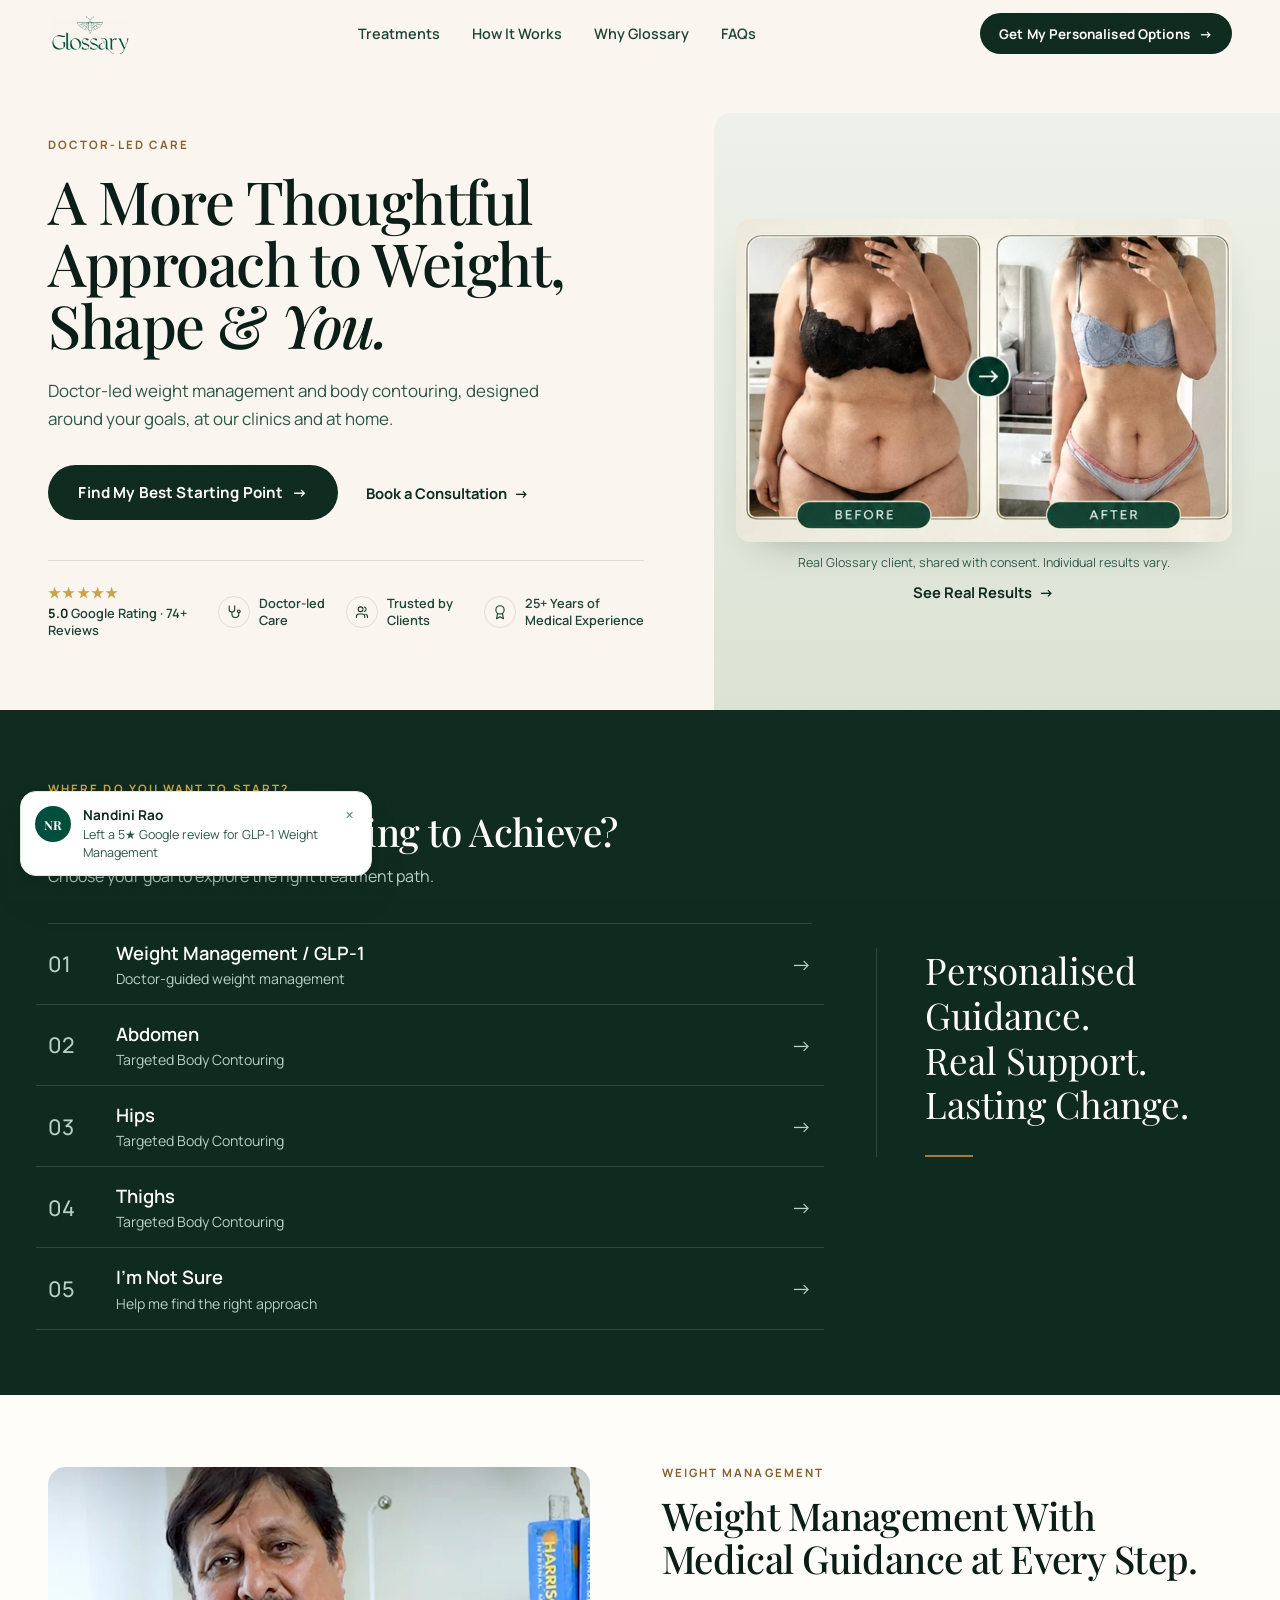
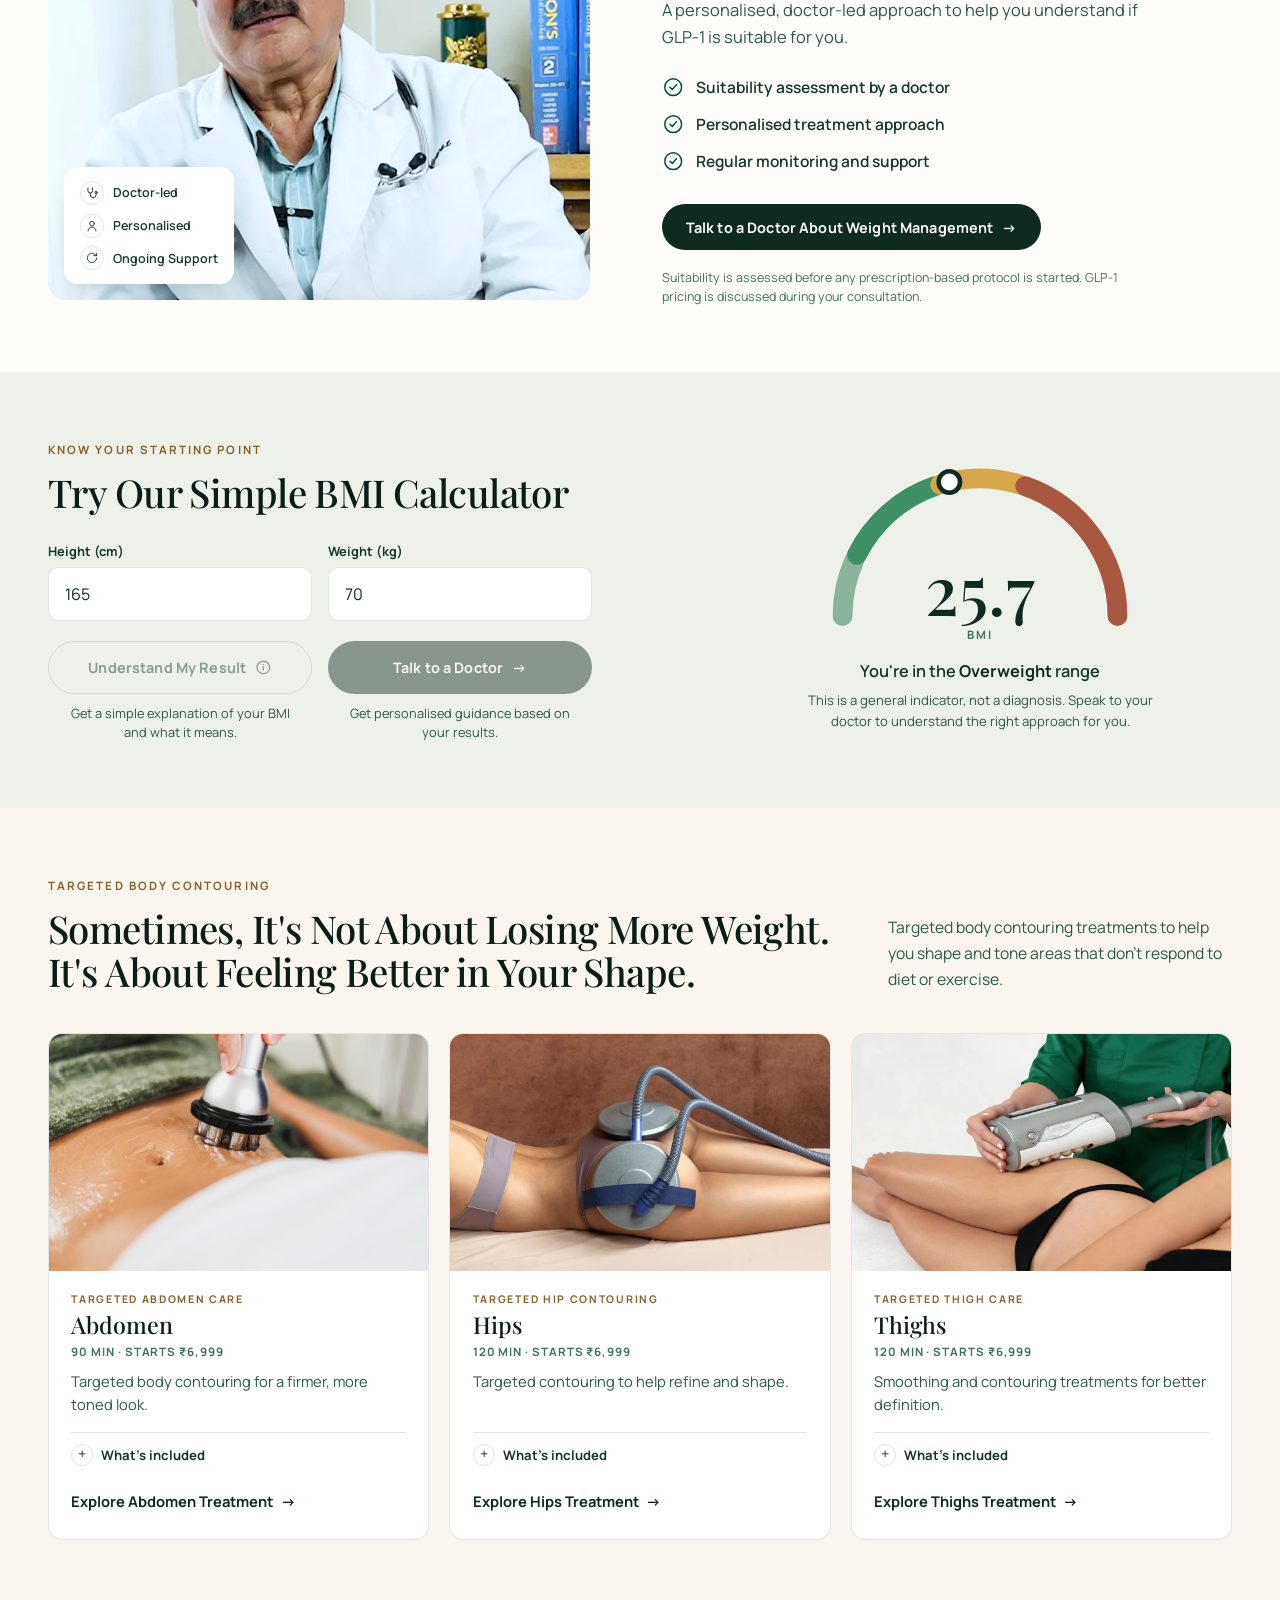
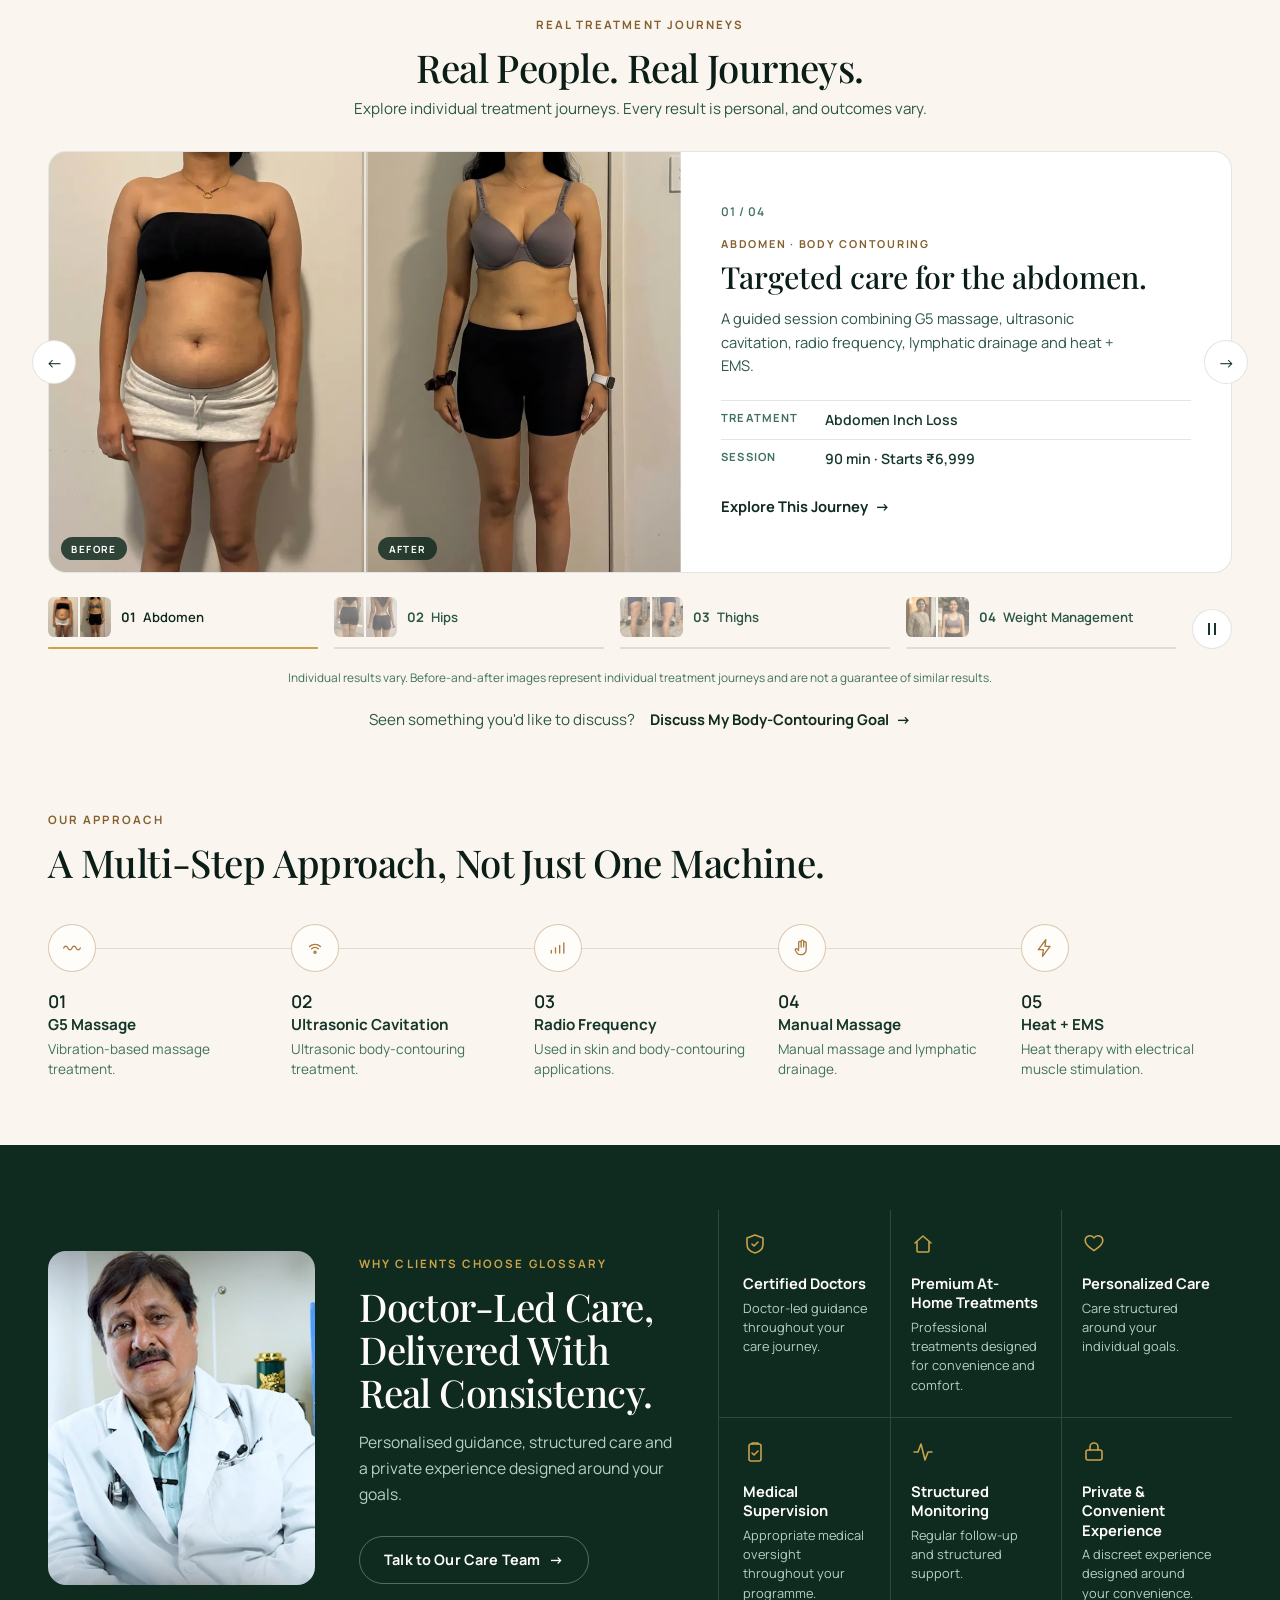
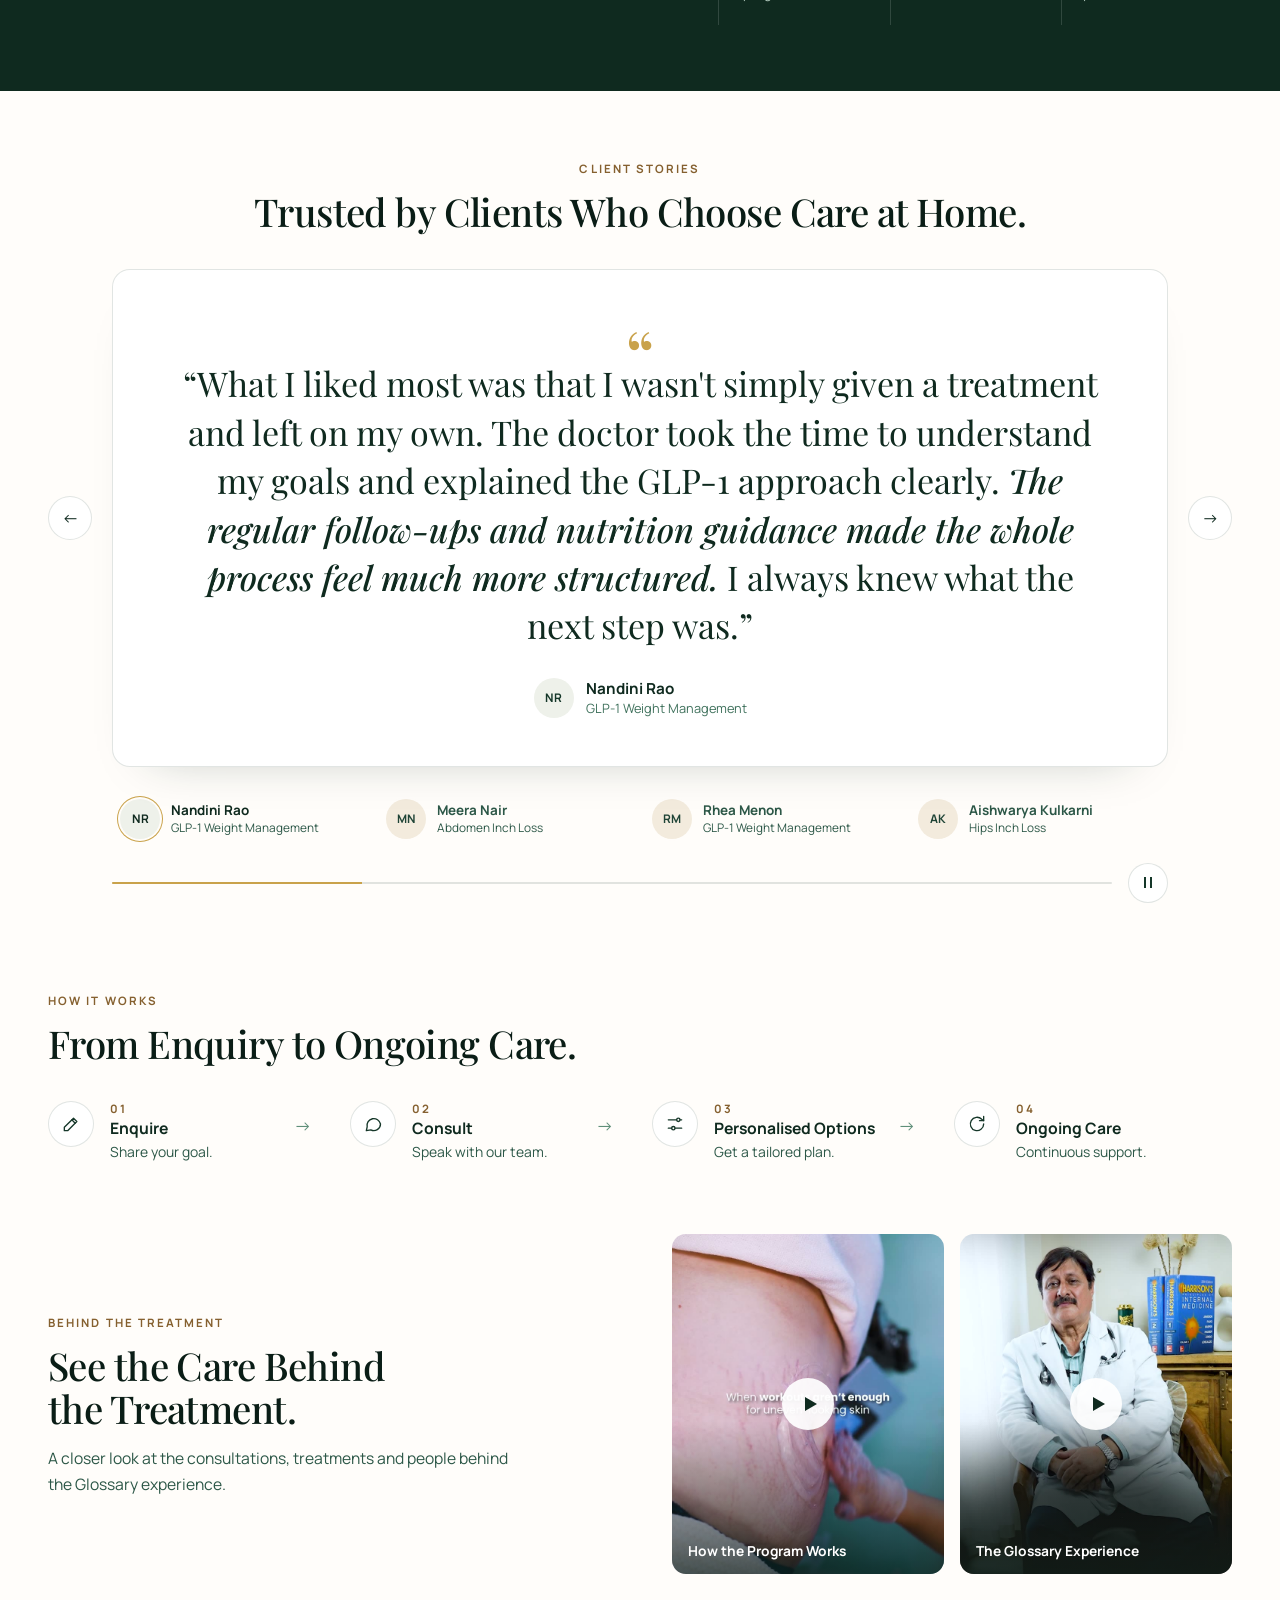
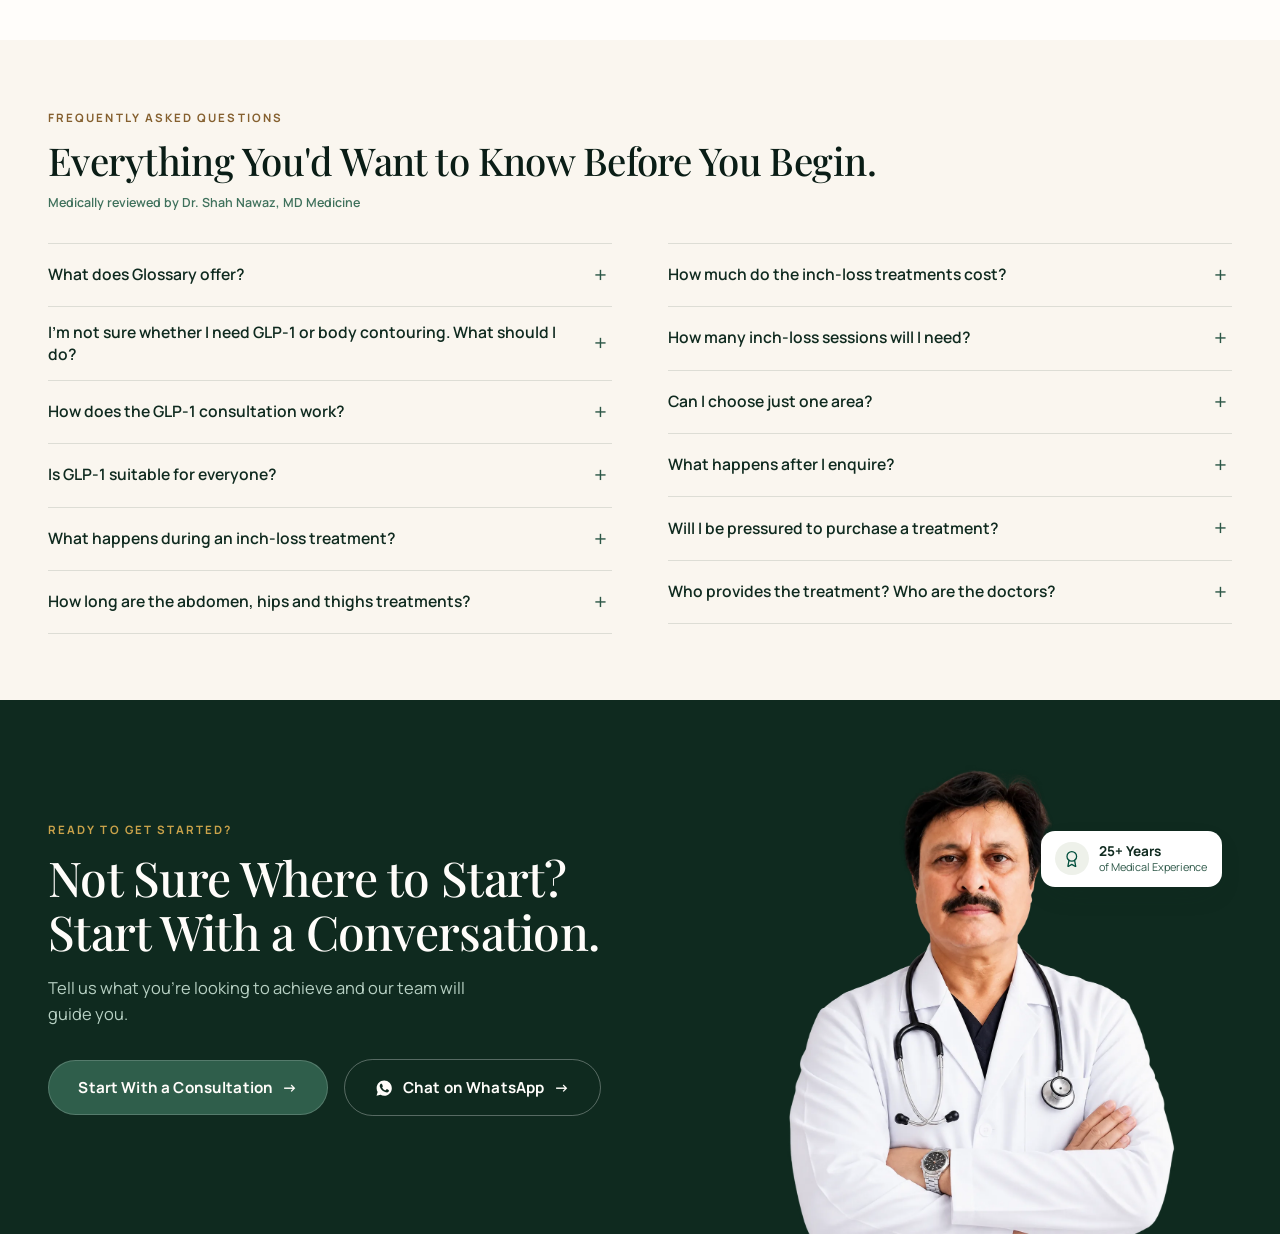
<file: index.html>
<!DOCTYPE html>
<html lang="en">
<head>
<meta charset="UTF-8" />
<!-- Google Tag Manager -->
<script>(function(w,d,s,l,i){w[l]=w[l]||[];w[l].push({"gtm.start":
new Date().getTime(),event:"gtm.js"});var f=d.getElementsByTagName(s)[0],
j=d.createElement(s),dl=l!="dataLayer"?"&l="+l:"";j.async=true;j.src=
"https://www.googletagmanager.com/gtm.js?id="+i+dl;f.parentNode.insertBefore(j,f);
})(window,document,"script","dataLayer","GTM-5DSV6QFV");</script>
<!-- End Google Tag Manager -->
<meta name="viewport" content="width=device-width, initial-scale=1, viewport-fit=cover" />
<title>GLP-1 Weight Management &amp; Body Contouring | Glossary Skin</title>
<meta name="description" content="Doctor-guided GLP-1 weight management and targeted, non-invasive body-contouring treatments for the abdomen, hips and thighs — personalised care from Glossary Skin." />
<link rel="canonical" href="https://weightloss.glossaryskin.com/" />

<!-- Open Graph -->
<meta property="og:type" content="website" />
<meta property="og:site_name" content="Glossary Skin" />
<meta property="og:title" content="GLP-1 Weight Management &amp; Body Contouring | Glossary Skin" />
<meta property="og:description" content="Personalised GLP-1 weight management and targeted body-contouring treatments — abdomen, hips and thighs inch loss — with professional guidance from Glossary Skin." />
<meta property="og:url" content="https://weightloss.glossaryskin.com/" />
<meta property="og:image" content="https://weightloss.glossaryskin.com/assets/img/og-cover.jpg" />
<meta property="og:image:width" content="1200" />
<meta property="og:image:height" content="630" />
<meta name="twitter:card" content="summary_large_image" />

<link rel="icon" type="image/webp" href="assets/img/logo-mark.webp" />
<link rel="preconnect" href="https://fonts.googleapis.com" />
<link rel="preconnect" href="https://fonts.gstatic.com" crossorigin />
<link href="https://fonts.googleapis.com/css2?family=Playfair+Display:ital,wght@0,400;0,500;0,600;1,500&family=Manrope:wght@400;500;600;700&display=swap" rel="stylesheet" />
<link rel="stylesheet" href="assets/css/style.css" />

<script type="application/ld+json">
{
  "@context": "https://schema.org",
  "@type": "FAQPage",
  "mainEntity": [
    {
      "@type": "Question",
      "name": "What does Glossary offer?",
      "acceptedAnswer": { "@type": "Answer", "text": "Glossary offers two main approaches: doctor-guided GLP-1 weight management and targeted body-contouring treatments for the abdomen, hips and thighs. Your approach is personalised around your goals and may include medical guidance, nutrition and lifestyle support, ongoing monitoring, or targeted body-contouring services. You don't need to know exactly which option is right before you enquire." }
    },
    {
      "@type": "Question",
      "name": "I'm not sure whether I need GLP-1 or body contouring. What should I do?",
      "acceptedAnswer": { "@type": "Answer", "text": "That's completely fine — you don't have to choose on your own. Start with a consultation and tell us what you're trying to achieve. The team can understand your goals and discuss which approach may be appropriate for you. Your goal comes first; the treatment comes after." }
    },
    {
      "@type": "Question",
      "name": "How does the GLP-1 consultation work?",
      "acceptedAnswer": { "@type": "Answer", "text": "The process starts with a medical consultation where you can discuss your goals, health history and expectations with a qualified medical expert. Your suitability for a GLP-1-based approach is assessed before any prescription-based protocol is started. If appropriate, your journey can include structured support, nutrition and lifestyle guidance, and ongoing monitoring." }
    },
    {
      "@type": "Question",
      "name": "Is GLP-1 suitable for everyone?",
      "acceptedAnswer": { "@type": "Answer", "text": "No. Suitability needs to be assessed individually. A medical professional will consider your circumstances, goals and relevant health information during the consultation before determining whether a GLP-1-based approach is appropriate." }
    },
    {
      "@type": "Question",
      "name": "What happens during an inch-loss treatment?",
      "acceptedAnswer": { "@type": "Answer", "text": "Our abdomen, hips and thighs treatments use a multi-step, guided approach currently including G5 massage, ultrasonic cavitation, radio-frequency (RF), manual massage / lymphatic drainage, and heat therapy with EMS. The exact treatment focus depends on the area being addressed." }
    },
    {
      "@type": "Question",
      "name": "How long are the abdomen, hips and thighs treatments?",
      "acceptedAnswer": { "@type": "Answer", "text": "The current treatment durations are: Abdomen 90 minutes, Hips 120 minutes, Thighs 120 minutes. Each is a guided, in-studio session focused on the selected area." }
    },
    {
      "@type": "Question",
      "name": "How much do the inch-loss treatments cost?",
      "acceptedAnswer": { "@type": "Answer", "text": "The current starting price is from ₹6,999. This applies to the listed abdomen, hips and thighs inch-loss services, with the treatment duration varying by area." }
    },
    {
      "@type": "Question",
      "name": "How many inch-loss sessions will I need?",
      "acceptedAnswer": { "@type": "Answer", "text": "There isn't one fixed number that applies to everyone — it depends on your individual goals and how your body responds. For the hips service, the current recommended schedule is one session every 7–10 days, with 6–8 sessions suggested for visible inch-loss, followed by maintenance as appropriate." }
    },
    {
      "@type": "Question",
      "name": "Can I choose just one area?",
      "acceptedAnswer": { "@type": "Answer", "text": "Yes. The body-contouring services are area-specific — you can explore treatments focused on the abdomen, hips or thighs individually, which is particularly relevant if your concern is a specific area rather than overall weight management." }
    },
    {
      "@type": "Question",
      "name": "What happens after I enquire?",
      "acceptedAnswer": { "@type": "Answer", "text": "We'll start by understanding what you're looking to achieve — GLP-1 weight management, abdomen, hips or thighs inch loss, or simply not being sure where to start. From there, the Glossary team can guide you toward the appropriate next step." }
    },
    {
      "@type": "Question",
      "name": "Will I be pressured to purchase a treatment?",
      "acceptedAnswer": { "@type": "Answer", "text": "No. Every enquiry starts with a conversation to understand your goals — there's no obligation to proceed with any treatment. GLP-1 suitability is assessed by a medical professional before any prescription-based protocol is discussed, and body-contouring options are explained clearly so you can decide what's right for you, at your own pace." }
    },
    {
      "@type": "Question",
      "name": "Who provides the treatment? Who are the doctors?",
      "acceptedAnswer": { "@type": "Answer", "text": "Glossary's programs are doctor-guided. GLP-1 consultations and eligibility assessments are conducted by qualified medical professionals, and body-contouring treatments are delivered by a trained team under medical supervision. Specific practitioner details are shared during your consultation." }
    }
  ]
}
</script>
</head>
<body>
<!-- Google Tag Manager (noscript) -->
<noscript><iframe src="https://www.googletagmanager.com/ns.html?id=GTM-5DSV6QFV"
height="0" width="0" style="display:none;visibility:hidden"></iframe></noscript>
<!-- End Google Tag Manager (noscript) -->

<div class="scroll-progress" id="scrollProgress"></div>

<!-- =========================================================
     NAVBAR
========================================================== -->
<header class="navbar" id="navbar">
  <div class="container navbar__inner">
    <a href="#top" class="navbar__brand">
      <img class="navbar__logo" src="assets/img/logo-compact.webp" alt="Glossary" width="500" height="235" />
    </a>

    <nav class="navbar__links" aria-label="Primary">
      <a href="#body-contouring">Treatments</a>
      <a href="#how-it-works">How It Works</a>
      <a href="#why-glossary">Why Glossary</a>
      <a href="#faqs">FAQs</a>
    </nav>

    <div class="navbar__actions">
      <button class="btn btn--primary btn--md navbar__cta" data-open-booking data-source="navbar">Get My Personalised Options</button>
      <button class="navbar__burger" id="burgerBtn" aria-label="Toggle menu" aria-expanded="false">
        <span></span><span></span><span></span>
      </button>
    </div>
  </div>

  <div class="navbar__mobile" id="mobileMenu">
    <a href="#body-contouring">Treatments</a>
    <a href="#how-it-works">How It Works</a>
    <a href="#why-glossary">Why Glossary</a>
    <a href="#faqs">FAQs</a>
    <button class="btn btn--primary btn--md" data-open-booking data-source="navbar_mobile">Get My Personalised Options</button>
  </div>
</header>

<main>

<!-- Line-icon set (one visual language: 24px grid, 1.6 stroke, round caps) -->
<svg class="icon-sprite" aria-hidden="true" focusable="false">
  <symbol id="i-stethoscope" viewBox="0 0 24 24"><path d="M5 3v5a4 4 0 0 0 8 0V3"/><path d="M9 12v3a5 5 0 0 0 10 0v-2"/><circle cx="19" cy="11" r="2"/></symbol>
  <symbol id="i-users" viewBox="0 0 24 24"><path d="M16 20v-1.5a3.5 3.5 0 0 0-3.5-3.5h-5A3.5 3.5 0 0 0 4 18.5V20"/><circle cx="10" cy="8" r="3.5"/><path d="M20 20v-1.5a3.5 3.5 0 0 0-2.5-3.35M15.5 4.65a3.5 3.5 0 0 1 0 6.7"/></symbol>
  <symbol id="i-award" viewBox="0 0 24 24"><circle cx="12" cy="9" r="6"/><path d="M8.5 14 7 22l5-3 5 3-1.5-8"/></symbol>
  <symbol id="i-shield" viewBox="0 0 24 24"><path d="M12 3 4 6v6c0 5 3.5 8 8 9 4.5-1 8-4 8-9V6l-8-3Z"/><path d="m9 12 2 2 4-4"/></symbol>
  <symbol id="i-heart" viewBox="0 0 24 24"><path d="M20.8 8.6c0 4.6-8.8 10-8.8 10s-8.8-5.4-8.8-10a4.8 4.8 0 0 1 8.8-2.7A4.8 4.8 0 0 1 20.8 8.6Z"/></symbol>
  <symbol id="i-home" viewBox="0 0 24 24"><path d="M4 11l8-7 8 7"/><path d="M6 10v9a1 1 0 0 0 1 1h10a1 1 0 0 0 1-1v-9"/></symbol>
  <symbol id="i-pulse" viewBox="0 0 24 24"><path d="M3 12h4l3-8 4 16 3-8h4"/></symbol>
  <symbol id="i-lock" viewBox="0 0 24 24"><rect x="4" y="10" width="16" height="10" rx="2"/><path d="M8 10V7a4 4 0 0 1 8 0v3"/></symbol>
  <symbol id="i-clipboard" viewBox="0 0 24 24"><rect x="6" y="4" width="12" height="17" rx="2"/><path d="M9 4V3h6v1"/><path d="m9 13 2 2 4-4"/></symbol>
  <symbol id="i-user" viewBox="0 0 24 24"><circle cx="12" cy="8" r="4"/><path d="M5 21a7 7 0 0 1 14 0"/></symbol>
  <symbol id="i-message" viewBox="0 0 24 24"><path d="M21 12a8 8 0 0 1-11.6 7.1L4 20l1-4.6A8 8 0 1 1 21 12Z"/></symbol>
  <symbol id="i-pen" viewBox="0 0 24 24"><path d="M4 20h4L19 9l-4-4L4 16v4Z"/><path d="m13 7 4 4"/></symbol>
  <symbol id="i-sliders" viewBox="0 0 24 24"><path d="M4 7h10M18 7h2M4 17h4M12 17h8"/><circle cx="16" cy="7" r="2"/><circle cx="10" cy="17" r="2"/></symbol>
  <symbol id="i-refresh" viewBox="0 0 24 24"><path d="M20 12a8 8 0 1 1-2.3-5.7L20 8"/><path d="M20 3v5h-5"/></symbol>
  <symbol id="i-check" viewBox="0 0 24 24"><circle cx="12" cy="12" r="9"/><path d="m8.5 12 2.5 2.5 4.5-5"/></symbol>
  <symbol id="i-whatsapp" viewBox="0 0 24 24"><path d="M12.04 2c-5.46 0-9.91 4.45-9.91 9.91 0 1.75.46 3.45 1.32 4.95L2 22l5.25-1.38c1.45.79 3.08 1.21 4.78 1.21h.01c5.46 0 9.91-4.45 9.91-9.91 0-2.65-1.03-5.14-2.9-7.01A9.82 9.82 0 0 0 12.04 2zm5.98 14.04c-.25.71-1.45 1.36-2 1.45-.51.08-1.15.11-1.86-.12-.43-.14-.98-.32-1.69-.63-2.98-1.29-4.93-4.29-5.08-4.49-.15-.2-1.22-1.62-1.22-3.09 0-1.47.77-2.19 1.05-2.49.27-.3.6-.37.8-.37.2 0 .4 0 .58.01.19.01.44-.07.68.53.25.6.85 2.08.92 2.23.07.15.12.33.02.53-.1.2-.15.33-.3.5-.15.18-.31.4-.45.54-.15.15-.3.31-.13.61.17.3.76 1.26 1.64 2.04 1.12 1 2.07 1.31 2.37 1.46.3.15.47.13.65-.08.17-.2.73-.85.93-1.14.19-.3.39-.24.65-.15.27.1 1.71.81 2 .95.29.15.48.22.55.35.07.13.07.75-.18 1.46z"/></symbol>
  <symbol id="i-phone" viewBox="0 0 24 24"><path d="M5 4h4l2 5-2.5 1.5a11 11 0 0 0 5 5L15 13l5 2v4a2 2 0 0 1-2 2A16 16 0 0 1 3 6a2 2 0 0 1 2-2Z"/></symbol>
  <symbol id="i-wave" viewBox="0 0 24 24"><path d="M2 12c1.5-3 3.5-3 5 0s3.5 3 5 0 3.5-3 5 0 3.5 3 5 0"/></symbol>
  <symbol id="i-sonic" viewBox="0 0 24 24"><circle cx="12" cy="17" r="1.3"/><path d="M8 13a5.7 5.7 0 0 1 8 0"/><path d="M5.5 10.2a9.4 9.4 0 0 1 13 0"/></symbol>
  <symbol id="i-rf" viewBox="0 0 24 24"><path d="M4 18v-3M9 18v-6M14 18v-9M19 18v-12"/></symbol>
  <symbol id="i-hand" viewBox="0 0 24 24"><path d="M8 13V5.5a1.5 1.5 0 0 1 3 0V11M11 10.5V4a1.5 1.5 0 0 1 3 0v6.5M14 10.5V6a1.5 1.5 0 0 1 3 0v8a6 6 0 0 1-6 6h-1a5 5 0 0 1-4.2-2.3L4 15a1.5 1.5 0 0 1 2.5-1.6L8 15"/></symbol>
  <symbol id="i-bolt" viewBox="0 0 24 24"><path d="M13 2 4 14h6l-1 8 9-12h-6l1-8Z"/></symbol>
</svg>

<!-- =========================================================
     HERO
========================================================== -->
<section class="hero" id="top">
  <div class="container hero__grid">
    <div class="hero__copy">
      <span class="section-tag">Doctor-Led Care</span>
      <h1 class="hero__title">A More Thoughtful Approach to Weight, Shape &amp; <em>You.</em></h1>
      <p class="hero__sub">Doctor-led weight management and body contouring, designed around your goals, at our clinics and at home.</p>

      <div class="hero__ctas">
        <button class="btn btn--primary btn--lg btn--shine" data-open-booking data-source="hero_starting_point">Find My Best Starting Point</button>
        <button type="button" class="link-arrow" data-open-booking data-source="hero_consultation">Book a Consultation</button>
      </div>

      <ul class="hero__trust">
        <li class="hero__trust-rating">
          <span class="stars" aria-hidden="true">★★★★★</span>
          <span><strong>5.0</strong> Google Rating · 74+ Reviews</span>
        </li>
        <li><svg class="icon"><use href="#i-stethoscope"/></svg>Doctor-led Care</li>
        <li><svg class="icon"><use href="#i-users"/></svg>Trusted by Clients</li>
        <li><svg class="icon"><use href="#i-award"/></svg>25+ Years of Medical Experience</li>
      </ul>
    </div>

    <div class="hero__visual">
      <div class="hero__backdrop" aria-hidden="true"></div>
      <figure class="hero__result">
        <img src="assets/img/hero-before-after.webp" alt="A Glossary client before and after treatment" width="692" height="450" fetchpriority="high" decoding="async" />
        <figcaption>Real Glossary client, shared with consent. Individual results vary.</figcaption>
        <a href="#results" class="link-arrow" data-track-nav="hero_results">See Real Results</a>
      </figure>
    </div>
  </div>
</section>

<!-- =========================================================
     GOAL SELECTOR — five paths matching the five Meta ad intents 1:1.
     Rows 01–04 scroll to that service (and record the intent for the
     form); 05 opens the booking modal directly.
========================================================== -->
<section class="goal-select" id="programs">
  <div class="container goal-select__layout">
    <div class="goal-select__main">
      <span class="section-tag section-tag--light">Where Do You Want to Start?</span>
      <h2>What Are You Looking to Achieve?</h2>
      <p class="goal-select__sub">Choose your goal to explore the right treatment path.</p>

      <div class="goal-select__list">
        <a href="#glp1" class="goal-select__row" data-goal="glp1" data-track-nav="glp1">
          <span class="goal-select__num">01</span>
          <span class="goal-select__row-body"><span class="goal-select__title">Weight Management / GLP-1</span><span class="goal-select__desc">Doctor-guided weight management</span></span>
          <span class="goal-select__arrow" aria-hidden="true">&rarr;</span>
        </a>
        <a href="#abdomen" class="goal-select__row" data-goal="abdomen" data-track-nav="abdomen">
          <span class="goal-select__num">02</span>
          <span class="goal-select__row-body"><span class="goal-select__title">Abdomen</span><span class="goal-select__desc">Targeted Body Contouring</span></span>
          <span class="goal-select__arrow" aria-hidden="true">&rarr;</span>
        </a>
        <a href="#hips" class="goal-select__row" data-goal="hips" data-track-nav="hips">
          <span class="goal-select__num">03</span>
          <span class="goal-select__row-body"><span class="goal-select__title">Hips</span><span class="goal-select__desc">Targeted Body Contouring</span></span>
          <span class="goal-select__arrow" aria-hidden="true">&rarr;</span>
        </a>
        <a href="#thighs" class="goal-select__row" data-goal="thighs" data-track-nav="thighs">
          <span class="goal-select__num">04</span>
          <span class="goal-select__row-body"><span class="goal-select__title">Thighs</span><span class="goal-select__desc">Targeted Body Contouring</span></span>
          <span class="goal-select__arrow" aria-hidden="true">&rarr;</span>
        </a>
        <button type="button" class="goal-select__row" data-open-booking data-program="not-sure" data-source="goal_select_unsure" data-track-nav="unsure">
          <span class="goal-select__num">05</span>
          <span class="goal-select__row-body"><span class="goal-select__title">I'm Not Sure</span><span class="goal-select__desc">Help me find the right approach</span></span>
          <span class="goal-select__arrow" aria-hidden="true">&rarr;</span>
        </button>
      </div>
    </div>

    <p class="goal-select__statement" aria-hidden="true">Personalised<br />Guidance.<br />Real Support.<br />Lasting Change.</p>
  </div>
</section>

<!-- =========================================================
     GLP-1 WEIGHT MANAGEMENT
========================================================== -->
<section class="glp1" id="glp1">
  <div class="container glp1__layout">
    <div class="glp1__visual">
      <img src="assets/img/glp1-doctor.webp" alt="Dr. Shah Nawaz, MD Medicine, in consultation" width="880" height="880" loading="lazy" decoding="async" />
      <ul class="glp1__chip">
        <li><svg class="icon"><use href="#i-stethoscope"/></svg>Doctor-led</li>
        <li><svg class="icon"><use href="#i-user"/></svg>Personalised</li>
        <li><svg class="icon"><use href="#i-refresh"/></svg>Ongoing Support</li>
      </ul>
    </div>

    <div class="glp1__content">
      <span class="section-tag">Weight Management</span>
      <h2>Weight Management With Medical Guidance at Every Step.</h2>
      <p class="glp1__lead">A personalised, doctor-led approach to help you understand if GLP-1 is suitable for you.</p>
      <ul class="glp1__points">
        <li><svg class="icon"><use href="#i-check"/></svg>Suitability assessment by a doctor</li>
        <li><svg class="icon"><use href="#i-check"/></svg>Personalised treatment approach</li>
        <li><svg class="icon"><use href="#i-check"/></svg>Regular monitoring and support</li>
      </ul>
      <button class="btn btn--primary btn--md" data-open-booking data-program="glp1" data-source="glp1_consultation">Talk to a Doctor About Weight Management</button>
      <p class="glp1__note">Suitability is assessed before any prescription-based protocol is started. GLP-1 pricing is discussed during your consultation.</p>
    </div>
  </div>
</section>

<!-- =========================================================
     BMI CALCULATOR — informational only. BMI is the one computed value
     (weight / height²); it never predicts weight loss and never fires a
     Lead event.
========================================================== -->
<section class="calculator" id="calculator">
  <div class="container calculator__layout">
    <div class="calculator__form">
      <span class="section-tag">Know Your Starting Point</span>
      <h2>Try Our Simple BMI Calculator</h2>
      <form class="calculator__inputs" id="calcForm" novalidate>
        <label class="calc-field">
          <span>Height (cm)</span>
          <input type="number" id="calcHeight" inputmode="decimal" min="120" max="220" step="1" value="165" required />
        </label>
        <label class="calc-field">
          <span>Weight (kg)</span>
          <input type="number" id="calcWeight" inputmode="decimal" min="30" max="250" step="0.1" value="70" required />
        </label>
        <p class="calc-error" id="calcError" role="alert"></p>
      </form>
      <div class="calc-ctas" id="calcCtas">
        <div class="calc-cta">
          <button type="button" class="btn btn--secondary btn--md" data-open-booking data-source="bmi_understand" aria-describedby="calcUnderstandNote" disabled>
            Understand My Result
            <svg class="calc-cta__icon" viewBox="0 0 24 24" aria-hidden="true"><circle cx="12" cy="12" r="9" /><path d="M12 11v5M12 7.6v.1" /></svg>
          </button>
          <p class="calc-cta__note" id="calcUnderstandNote">Get a simple explanation of your BMI and what it means.</p>
        </div>
        <div class="calc-cta">
          <button type="button" class="btn btn--primary btn--md" data-open-booking data-source="bmi_consult_doctor" aria-describedby="calcDoctorNote" disabled>Talk to a Doctor</button>
          <p class="calc-cta__note" id="calcDoctorNote">Get personalised guidance based on your results.</p>
        </div>
      </div>
    </div>

    <div class="calculator__result">
      <div class="bmi-gauge">
        <svg viewBox="0 0 220 124" aria-hidden="true">
          <!-- 15–40 BMI mapped onto a 180° arc; band edges at 18.5 / 25 / 30 -->
          <path d="M20 110 A90 90 0 0 1 27.78 73.39" class="bmi-gauge__seg bmi-gauge__seg--under" />
          <path d="M29.39 69.99 A90 90 0 0 1 80.4 25" class="bmi-gauge__seg bmi-gauge__seg--normal" />
          <path d="M83.99 23.84 A90 90 0 0 1 136.01 23.84" class="bmi-gauge__seg bmi-gauge__seg--over" />
          <path d="M139.6 25 A90 90 0 0 1 200 110" class="bmi-gauge__seg bmi-gauge__seg--obese" />
          <circle id="calcMarker" cx="110" cy="20" r="7" class="bmi-gauge__marker" />
        </svg>
        <div class="bmi-gauge__readout">
          <strong id="calcBmiValue">25.7</strong>
          <span>BMI</span>
        </div>
      </div>
      <p class="bmi-range" aria-live="polite">You're in the <strong id="calcBmiTag">Overweight</strong> range</p>
      <p class="bmi-note">This is a general indicator, not a diagnosis. Speak to your doctor to understand the right approach for you.</p>
    </div>
  </div>
</section>

<!-- =========================================================
     TARGETED BODY CONTOURING — three parallel, comparable options
========================================================== -->
<section class="contouring" id="body-contouring">
  <div class="container">
    <div class="split-head">
      <div>
        <span class="section-tag">Targeted Body Contouring</span>
        <h2>Sometimes, It's Not About Losing More Weight. It's About Feeling Better in Your Shape.</h2>
      </div>
      <p>Targeted body contouring treatments to help you shape and tone areas that don't respond to diet or exercise.</p>
    </div>

    <div class="contouring__grid">
      <article class="contouring__card" id="abdomen">
        <div class="contouring__visual"><img src="assets/img/treatment-abdomen.jpg" alt="Abdomen body-contouring treatment" width="800" height="600" loading="lazy" decoding="async" /></div>
        <div class="contouring__body">
          <span class="contouring__cat">Targeted Abdomen Care</span>
          <h3>Abdomen</h3>
          <p class="contouring__meta">90 Min &middot; Starts &#8377;6,999</p>
          <p class="contouring__desc">Targeted body contouring for a firmer, more toned look.</p>
          <div class="included">
            <button type="button" class="included__toggle" aria-expanded="false" aria-controls="included-abdomen">What's included</button>
            <div class="included__panel" id="included-abdomen"><div><ul><li>G5 Massage</li><li>Ultrasonic Cavitation</li><li>Radio Frequency</li><li>Manual / Lymphatic Drainage</li><li>Heat Therapy + EMS</li></ul></div></div>
          </div>
          <button type="button" class="link-arrow" data-open-booking data-program="abdomen" data-source="abdomen_treatment">Explore Abdomen Treatment</button>
        </div>
      </article>
      <article class="contouring__card" id="hips">
        <div class="contouring__visual"><img src="assets/img/hips-inch-loss.webp" alt="Hips body-contouring treatment" width="1200" height="675" loading="lazy" decoding="async" /></div>
        <div class="contouring__body">
          <span class="contouring__cat">Targeted Hip Contouring</span>
          <h3>Hips</h3>
          <p class="contouring__meta">120 Min &middot; Starts &#8377;6,999</p>
          <p class="contouring__desc">Targeted contouring to help refine and shape.</p>
          <div class="included">
            <button type="button" class="included__toggle" aria-expanded="false" aria-controls="included-hips">What's included</button>
            <div class="included__panel" id="included-hips"><div><ul><li>G5 Massage</li><li>Ultrasonic Cavitation</li><li>Radio Frequency</li><li>Manual / Lymphatic Drainage</li><li>Heat Therapy + EMS</li></ul></div></div>
          </div>
          <button type="button" class="link-arrow" data-open-booking data-program="hips" data-source="hips_treatment">Explore Hips Treatment</button>
        </div>
      </article>
      <article class="contouring__card" id="thighs">
        <div class="contouring__visual"><img src="assets/img/thigh-inch-loss.webp" alt="Thighs body-contouring treatment" width="1200" height="800" loading="lazy" decoding="async" /></div>
        <div class="contouring__body">
          <span class="contouring__cat">Targeted Thigh Care</span>
          <h3>Thighs</h3>
          <p class="contouring__meta">120 Min &middot; Starts &#8377;6,999</p>
          <p class="contouring__desc">Smoothing and contouring treatments for better definition.</p>
          <div class="included">
            <button type="button" class="included__toggle" aria-expanded="false" aria-controls="included-thighs">What's included</button>
            <div class="included__panel" id="included-thighs"><div><ul><li>G5 Massage</li><li>Ultrasonic Cavitation</li><li>Radio Frequency</li><li>Manual / Lymphatic Drainage</li><li>Heat Therapy + EMS</li></ul></div></div>
          </div>
          <button type="button" class="link-arrow" data-open-booking data-program="thighs" data-source="thighs_treatment">Explore Thighs Treatment</button>
        </div>
      </article>
    </div>
  </div>
</section>

<!-- =========================================================
     REAL TREATMENT JOURNEYS — verified before/after pairs only. Abdomen
     has no verified pair yet and renders as a "coming soon" state.
========================================================== -->
<section class="results" id="results">
  <div class="container">
    <div class="center-head">
      <span class="section-tag">Real Treatment Journeys</span>
      <h2>Real People. Real Journeys.</h2>
      <p class="center-head__sub">Explore individual treatment journeys. Every result is personal, and outcomes vary.</p>
    </div>

    <div class="rotator journey" id="journey" role="region" aria-roledescription="carousel" aria-label="Real treatment journeys">
      <button type="button" class="rotator__arrow rotator__arrow--prev" data-rotator-prev aria-label="Previous journey"></button>
      <div class="rotator__stage" id="journeyStage"><!-- rendered by main.js from RESULTS_JOURNEYS --></div>
      <button type="button" class="rotator__arrow rotator__arrow--next" data-rotator-next aria-label="Next journey"></button>
    </div>
    <div class="journey__nav">
      <div class="journey__tabs" id="journeyTabs"><!-- rendered by main.js --></div>
      <button type="button" class="rotator__pause" data-rotator-pause aria-label="Pause journeys" aria-pressed="false"></button>
    </div>

    <p class="results__disclaimer">Individual results vary. Before-and-after images represent individual treatment journeys and are not a guarantee of similar results.</p>
    <p class="proof-cta">Seen something you'd like to discuss? <button type="button" class="link-arrow" data-open-booking data-source="body_contouring_journey">Discuss My Body-Contouring Goal</button></p>
  </div>
</section>

<!-- =========================================================
     MULTI-STEP TREATMENT APPROACH
========================================================== -->
<section class="tech">
  <div class="container">
    <span class="section-tag">Our Approach</span>
    <h2>A Multi-Step Approach, Not Just One Machine.</h2>
    <ol class="timeline">
      <li class="timeline__step" tabindex="0"><span class="timeline__icon"><svg class="icon"><use href="#i-wave"/></svg></span><span class="timeline__num">01</span><h3>G5 Massage</h3><p>Vibration-based massage treatment.</p></li>
      <li class="timeline__step" tabindex="0"><span class="timeline__icon"><svg class="icon"><use href="#i-sonic"/></svg></span><span class="timeline__num">02</span><h3>Ultrasonic Cavitation</h3><p>Ultrasonic body-contouring treatment.</p></li>
      <li class="timeline__step" tabindex="0"><span class="timeline__icon"><svg class="icon"><use href="#i-rf"/></svg></span><span class="timeline__num">03</span><h3>Radio Frequency</h3><p>Used in skin and body-contouring applications.</p></li>
      <li class="timeline__step" tabindex="0"><span class="timeline__icon"><svg class="icon"><use href="#i-hand"/></svg></span><span class="timeline__num">04</span><h3>Manual Massage</h3><p>Manual massage and lymphatic drainage.</p></li>
      <li class="timeline__step" tabindex="0"><span class="timeline__icon"><svg class="icon"><use href="#i-bolt"/></svg></span><span class="timeline__num">05</span><h3>Heat + EMS</h3><p>Heat therapy with electrical muscle stimulation.</p></li>
    </ol>
  </div>
</section>

<!-- =========================================================
     WHY CLIENTS CHOOSE GLOSSARY — six approved trust points
========================================================== -->
<section class="why" id="why-glossary">
  <div class="container why__layout">
    <div class="why__photo">
      <img src="assets/img/hero-doctors.webp" alt="Dr. Shah Nawaz, MD Medicine" width="710" height="886" loading="lazy" decoding="async" />
    </div>

    <div class="why__intro">
      <span class="section-tag section-tag--light">Why Clients Choose Glossary</span>
      <h2>Doctor-Led Care, Delivered With Real Consistency.</h2>
      <p>Personalised guidance, structured care and a private experience designed around your goals.</p>
      <button class="btn btn--ghost-light btn--md" data-open-booking data-source="care_team">Talk to Our Care Team</button>
    </div>

    <ul class="why__grid">
      <li><svg class="icon"><use href="#i-shield"/></svg><h3>Certified Doctors</h3><p>Doctor-led guidance throughout your care journey.</p></li>
      <li><svg class="icon"><use href="#i-home"/></svg><h3>Premium At-Home Treatments</h3><p>Professional treatments designed for convenience and comfort.</p></li>
      <li><svg class="icon"><use href="#i-heart"/></svg><h3>Personalized Care</h3><p>Care structured around your individual goals.</p></li>
      <li><svg class="icon"><use href="#i-clipboard"/></svg><h3>Medical Supervision</h3><p>Appropriate medical oversight throughout your programme.</p></li>
      <li><svg class="icon"><use href="#i-pulse"/></svg><h3>Structured Monitoring</h3><p>Regular follow-up and structured support.</p></li>
      <li><svg class="icon"><use href="#i-lock"/></svg><h3>Private &amp; Convenient Experience</h3><p>A discreet experience designed around your convenience.</p></li>
    </ul>
  </div>
</section>

<!-- =========================================================
     TESTIMONIALS
========================================================== -->
<section class="testimonials" id="reviews">
  <div class="container">
    <div class="center-head"><span class="section-tag">Client Stories</span>
    <h2>Trusted by Clients Who Choose Care at Home.</h2></div>
    <div class="rotator stories" id="stories" role="region" aria-roledescription="carousel" aria-label="Client stories">
      <button type="button" class="rotator__arrow rotator__arrow--prev" data-rotator-prev aria-label="Previous story"></button>
      <div class="rotator__stage" id="storiesStage"><!-- rendered by main.js from TESTIMONIALS --></div>
      <button type="button" class="rotator__arrow rotator__arrow--next" data-rotator-next aria-label="Next story"></button>
    </div>
    <div class="stories__people" id="storiesPeople"><!-- rendered by main.js --></div>
    <div class="stories__progress">
      <span class="stories__track"><span class="stories__fill" id="storiesFill"></span></span>
      <button type="button" class="rotator__pause" data-rotator-pause aria-label="Pause client stories" aria-pressed="false"></button>
    </div>
  </div>
</section>

<!-- =========================================================
     HOW IT WORKS
========================================================== -->
<section class="approach" id="how-it-works">
  <div class="container">
    <span class="section-tag">How It Works</span>
    <h2>From Enquiry to Ongoing Care.</h2>
    <ol class="steps steps--four">
      <li><span class="steps__icon"><svg class="icon"><use href="#i-pen"/></svg></span><div><span class="steps__num">01</span><h3>Enquire</h3><p>Share your goal.</p></div></li>
      <li><span class="steps__icon"><svg class="icon"><use href="#i-message"/></svg></span><div><span class="steps__num">02</span><h3>Consult</h3><p>Speak with our team.</p></div></li>
      <li><span class="steps__icon"><svg class="icon"><use href="#i-sliders"/></svg></span><div><span class="steps__num">03</span><h3>Personalised Options</h3><p>Get a tailored plan.</p></div></li>
      <li><span class="steps__icon"><svg class="icon"><use href="#i-refresh"/></svg></span><div><span class="steps__num">04</span><h3>Ongoing Care</h3><p>Continuous support.</p></div></li>
    </ol>
  </div>
</section>

<!-- =========================================================
     TREATMENT VIDEOS — approved clips only
========================================================== -->
<section class="reels" id="videos">
  <div class="container reels__layout">
    <div class="reels__intro">
      <span class="section-tag">Behind the Treatment</span>
      <h2>See the Care Behind the Treatment.</h2>
      <p>A closer look at the consultations, treatments and people behind the Glossary experience.</p>
    </div>
    <div class="reels__grid" id="phoneMockupGrid"><!-- rendered by main.js from REELS --></div>
  </div>
</section>

<!-- =========================================================
     FAQ
========================================================== -->
<section class="faq" id="faqs">
  <div class="container">
    <span class="section-tag">Frequently Asked Questions</span>
    <h2>Everything You'd Want to Know Before You Begin.</h2>
    <p class="faq__reviewed">Medically reviewed by Dr. Shah Nawaz, MD Medicine</p>

    <div class="faq__cols">
      <div class="faq__col">
        <details class="faq__item">
          <summary>What does Glossary offer?</summary>
          <div class="faq__answer">
            <p>Glossary offers two main approaches: doctor-guided GLP-1 weight management and targeted body-contouring treatments for the abdomen, hips and thighs.</p>
            <p>Your approach is personalised around your goals. Depending on your needs and suitability, your journey may include medical guidance, nutrition and lifestyle support, ongoing monitoring, or targeted body-contouring services.</p>
            <p>You don't need to know exactly which option is right before you enquire.</p>
          </div>
        </details>
        <details class="faq__item">
          <summary>I'm not sure whether I need GLP-1 or body contouring. What should I do?</summary>
          <div class="faq__answer">
            <p>That's completely fine — you don't have to choose on your own.</p>
            <p>Start with a consultation and tell us what you're trying to achieve. The team can understand your goals and discuss which approach may be appropriate for you.</p>
            <p>Your goal comes first; the treatment comes after.</p>
          </div>
        </details>
        <details class="faq__item">
          <summary>How does the GLP-1 consultation work?</summary>
          <div class="faq__answer">
            <p>The process starts with a medical consultation where you can discuss your goals, health history and expectations with a qualified medical expert.</p>
            <p>Your suitability for a GLP-1-based approach is assessed before any prescription-based protocol is started. If appropriate, your journey can include structured support, nutrition and lifestyle guidance, and ongoing monitoring.</p>
            <p>The first step is simply understanding whether it's right for you.</p>
          </div>
        </details>
        <details class="faq__item">
          <summary>Is GLP-1 suitable for everyone?</summary>
          <div class="faq__answer">
            <p>No. Suitability needs to be assessed individually.</p>
            <p>A medical professional will consider your circumstances, goals and relevant health information during the consultation before determining whether a GLP-1-based approach is appropriate.</p>
            <p>That's why Glossary starts with medical assessment rather than simply recommending a medication.</p>
          </div>
        </details>
        <details class="faq__item">
          <summary>What happens during an inch-loss treatment?</summary>
          <div class="faq__answer">
            <p>Our abdomen, hips and thighs treatments use a multi-step, guided approach. The treatment currently includes:</p>
            <ul class="faq__bullets">
              <li>G5 massage</li>
              <li>Ultrasonic cavitation</li>
              <li>Radio-frequency (RF)</li>
              <li>Manual massage / lymphatic drainage</li>
              <li>Heat therapy + EMS</li>
            </ul>
            <p>The exact treatment focus depends on the area being addressed. You can discuss your goals with the team before beginning.</p>
          </div>
        </details>
        <details class="faq__item">
          <summary>How long are the abdomen, hips and thighs treatments?</summary>
          <div class="faq__answer">
            <p>The current treatment durations are:</p>
            <ul class="faq__bullets">
              <li>Abdomen: 90 minutes</li>
              <li>Hips: 120 minutes</li>
              <li>Thighs: 120 minutes</li>
            </ul>
            <p>Each is a guided, in-studio session focused on the selected area. You can explore the treatment specific to your area before booking.</p>
          </div>
        </details>
      </div>

      <div class="faq__col">
        <details class="faq__item">
          <summary>How much do the inch-loss treatments cost?</summary>
          <div class="faq__answer">
            <p>The current starting price is <strong>from ₹6,999</strong>.</p>
            <p>This applies to the listed abdomen, hips and thighs inch-loss services, with the treatment duration varying by area.</p>
            <p>If you're unsure which treatment is appropriate, you can start with a consultation and discuss your goals before deciding.</p>
          </div>
        </details>
        <details class="faq__item">
          <summary>How many inch-loss sessions will I need?</summary>
          <div class="faq__answer">
            <p>There isn't one fixed number that applies to everyone.</p>
            <p>The appropriate approach depends on your individual goals and how your body responds to the treatment. For the hips service, the current recommended schedule is one session every 7–10 days, with 6–8 sessions suggested for visible inch-loss, followed by maintenance as appropriate.</p>
            <p>Your treatment plan should be discussed with the Glossary team rather than assuming the same schedule applies to everyone.</p>
          </div>
        </details>
        <details class="faq__item">
          <summary>Can I choose just one area?</summary>
          <div class="faq__answer">
            <p>Yes. The body-contouring services are area-specific — you can explore treatments focused on the abdomen, hips or thighs individually.</p>
            <p>This is particularly relevant if your concern is a specific area rather than overall weight management. If you're unsure which area or approach is right for you, start with a consultation.</p>
          </div>
        </details>
        <details class="faq__item">
          <summary>What happens after I enquire?</summary>
          <div class="faq__answer">
            <p>We'll start by understanding what you're looking to achieve. You'll be able to share whether you're interested in:</p>
            <ul class="faq__bullets">
              <li>GLP-1 weight management</li>
              <li>Abdomen inch loss</li>
              <li>Hips inch loss</li>
              <li>Thighs inch loss</li>
              <li>Or you're simply not sure where to start</li>
            </ul>
            <p>From there, the Glossary team can guide you toward the appropriate next step. You don't need to have everything figured out before you contact us.</p>
          </div>
        </details>
        <details class="faq__item">
          <summary>Will I be pressured to purchase a treatment?</summary>
          <div class="faq__answer">
            <p>No. Every enquiry starts with a conversation to understand your goals — there's no obligation to proceed with any treatment.</p>
            <p>GLP-1 suitability is assessed by a medical professional before any prescription-based protocol is discussed, and body-contouring options are explained clearly so you can decide what's right for you, at your own pace.</p>
          </div>
        </details>
        <details class="faq__item">
          <summary>Who provides the treatment? Who are the doctors?</summary>
          <div class="faq__answer">
            <p>Glossary's programs are doctor-guided. GLP-1 consultations and eligibility assessments are conducted by qualified medical professionals, and body-contouring treatments are delivered by a trained team under medical supervision.</p>
            <p>Specific practitioner details are shared during your consultation.</p>
          </div>
        </details>
      </div>
    </div>
  </div>
</section>

<!-- =========================================================
     FINAL CTA
========================================================== -->
<section class="final-cta">
  <div class="container final-cta__layout">
    <div class="final-cta__content">
      <span class="section-tag section-tag--light">Ready to Get Started?</span>
      <h2>Not Sure Where to Start?<br />Start With a Conversation.</h2>
      <p>Tell us what you're looking to achieve and our team will guide you.</p>
      <div class="final-cta__actions">
        <button class="btn btn--primary btn--lg btn--shine" data-open-booking data-source="final_consultation">Start With a Consultation</button>
        <a href="https://wa.me/919821821567" target="_blank" rel="noopener noreferrer" class="btn btn--ghost-light btn--lg final-cta__wa" data-whatsapp-click data-source="final_cta_whatsapp"><svg class="final-cta__wa-icon" viewBox="0 0 24 24" fill="currentColor" aria-hidden="true"><use href="#i-whatsapp"/></svg>Chat on WhatsApp</a>
      </div>
    </div>
    <div class="final-cta__visual">
      <img src="assets/img/doctor-cutout.webp" alt="Dr. Shah Nawaz, MD Medicine" width="1100" height="1289" loading="lazy" decoding="async" />
      <div class="hero__badge hero__badge--exp final-cta__badge">
        <svg class="icon"><use href="#i-award"/></svg>
        <p><strong>25+ Years</strong><span>of Medical Experience</span></p>
      </div>
    </div>
  </div>
</section>

</main>

<!-- =========================================================
     STICKY MOBILE CTA + DESKTOP WHATSAPP
========================================================== -->
<aside aria-label="Quick actions">
<div class="sticky-cta" id="stickyCta">
  <button class="btn btn--primary btn--md btn--shine" data-open-booking data-source="sticky_mobile_cta">Get My Personalised Options</button>
</div>
<a href="https://wa.me/919821821567" target="_blank" rel="noopener noreferrer" class="whatsapp-fab" id="whatsappFab" data-whatsapp-click data-source="floating_fab" aria-label="Chat on WhatsApp">
  <svg viewBox="0 0 24 24" fill="currentColor" aria-hidden="true"><use href="#i-whatsapp"/></svg>
</a>
</aside>

<!-- =========================================================
     SOCIAL PROOF TOAST — cycles through real reviews, replacing the
     pull-quotes that used to be scattered across individual sections
========================================================== -->
<div class="social-toast" id="socialToast" role="status" aria-live="polite">
  <span class="social-toast__avatar" id="socialToastAvatar" aria-hidden="true"></span>
  <div class="social-toast__body">
    <p class="social-toast__name" id="socialToastName"></p>
    <p class="social-toast__text" id="socialToastText"></p>
  </div>
  <button type="button" class="social-toast__close" id="socialToastClose" aria-label="Dismiss notification">✕</button>
</div>

<!-- =========================================================
     BOOKING MODAL
========================================================== -->
<div class="modal-overlay" id="modalOverlay">
  <div class="modal" role="dialog" aria-modal="true" aria-labelledby="modalTitle" tabindex="-1">
    <button class="modal__close" id="modalCloseBtn" aria-label="Close">✕</button>

    <div class="modal__header" id="modalHeader">
      <div class="modal__brandbar">
        <img class="modal__logo" src="assets/img/logo-compact.webp" alt="Glossary Skin" width="500" height="235" />
      </div>
      <p class="modal__title" id="modalTitle">Book Your Consultation</p>
      <p class="modal__subtitle">Just a few details — no pressure, no obligation to proceed.</p>
      <div class="modal__progress"><div class="modal__progress-bar" id="progressBar1"></div><div class="modal__progress-bar" id="progressBar2"></div><div class="modal__progress-bar" id="progressBar3"></div><div class="modal__progress-bar" id="progressBar4"></div></div>
      <p class="modal__step-label" id="stepLabel">Step 1 of 4 · About You</p>
    </div>

    <div class="modal__body" id="modalBody">

      <!-- STEP 1 -->
      <div class="form-step" data-step="1">
        <h3>Tell us a bit about you</h3>
        <p class="step-sub">A few quick details so we can reach the right person.</p>
        <p class="intent-note" id="intentNote" hidden>Your goal: <strong id="intentNoteValue"></strong> <button type="button" class="intent-note__change" id="intentNoteChange">Change</button></p>

        <label class="field">
          <span class="field__label">Full Name <em>*</em></span>
          <input type="text" id="f_fullName" placeholder="Your full name" autocomplete="name" />
          <span class="field__error" id="err_fullName"></span>
        </label>

        <label class="field">
          <span class="field__label">Phone Number <em>*</em></span>
          <input type="tel" id="f_mobile" placeholder="10-digit phone number" inputmode="numeric" autocomplete="tel" />
          <span class="field__error" id="err_mobile"></span>
        </label>

        <label class="field">
          <span class="field__label">Email Address <em>*</em></span>
          <input type="email" id="f_email" placeholder="you@example.com" autocomplete="email" />
          <span class="field__error" id="err_email"></span>
        </label>

        <label class="field">
          <span class="field__label">City <em>*</em></span>
          <input type="text" id="f_city" placeholder="Your city" autocomplete="address-level2" />
          <span class="field__error" id="err_city"></span>
        </label>

        <p class="field__hint">A member of the Glossary team will contact you to share your options and help arrange a consultation — no obligation to proceed.</p>

        <button class="btn btn--primary btn--lg full-width" data-step-next="1">Continue</button>
        <p class="micro-consent">By continuing, you agree to be contacted by Glossary Skin about your enquiry. See our <a href="https://glossaryskin.com/privacy-policy/" target="_blank" rel="noopener noreferrer">Privacy Policy</a>.</p>
      </div>

      <!-- STEP 2 -->
      <div class="form-step" data-step="2" hidden>
        <h3>What are you looking to achieve?</h3>
        <p class="step-sub">Pick the option closest to your goal.</p>

        <div class="field">
          <div class="pill-stack" id="programPills"></div>
          <span class="field__error" id="err_program"></span>
          <div class="price-reveal" id="priceReveal" hidden>
            <span class="label">Starting Price</span>
            <span class="value" id="priceRevealValue"></span>
          </div>
        </div>

        <div class="button-row">
          <button class="btn btn--secondary btn--lg" data-step-back>Back</button>
          <button class="btn btn--primary btn--lg" data-step-next="2">Get My Options</button>
        </div>
      </div>

      <!-- STEP 3 -->
      <div class="form-step" data-step="3" hidden>
        <h3>Choose your preferred appointment</h3>
        <p class="step-sub">Our team will confirm the exact time when they call.</p>

        <div class="field">
          <span class="field__label">Preferred Date <em>*</em></span>
          <div class="calendar" id="bookingCalendar">
            <div class="calendar__nav">
              <button type="button" class="calendar__nav-btn" id="calPrevBtn" aria-label="Previous month">
                <svg viewBox="0 0 24 24" fill="none" stroke="currentColor" stroke-width="2" stroke-linecap="round" stroke-linejoin="round"><path d="M15 18l-6-6 6-6"/></svg>
              </button>
              <span class="calendar__month" id="calMonthLabel"></span>
              <button type="button" class="calendar__nav-btn" id="calNextBtn" aria-label="Next month">
                <svg viewBox="0 0 24 24" fill="none" stroke="currentColor" stroke-width="2" stroke-linecap="round" stroke-linejoin="round"><path d="M9 18l6-6-6-6"/></svg>
              </button>
            </div>
            <div class="calendar__weekdays">
              <span>S</span><span>M</span><span>T</span><span>W</span><span>T</span><span>F</span><span>S</span>
            </div>
            <div class="calendar__grid" id="calGrid"></div>
          </div>
        </div>

        <div class="field">
          <span class="field__label">Preferred Time <em>*</em></span>
          <div class="time-pref" id="timePrefGrid"></div>
        </div>
        <span class="field__error" id="err_schedule"></span>

        <div class="button-row">
          <button class="btn btn--secondary btn--lg" data-step-back>Back</button>
          <button class="btn btn--primary btn--lg" data-step-next="3">Continue</button>
        </div>
      </div>

      <!-- STEP 4 -->
      <div class="form-step" data-step="4" hidden>
        <h3>Where should we reach you?</h3>
        <p class="step-sub">Glossary currently serves Delhi NCR (Delhi, Noida, Gurugram). Your address and pincode help our team confirm we can reach you.</p>

        <label class="field">
          <span class="field__label">Full Address <em>*</em></span>
          <textarea id="f_address" rows="2" placeholder="House / flat no., street, area" autocomplete="street-address"></textarea>
          <span class="field__error" id="err_address"></span>
        </label>

        <div class="field-row">
          <label class="field">
            <span class="field__label">Pincode <em>*</em></span>
            <input type="text" id="f_pincode" placeholder="6-digit pincode" inputmode="numeric" maxlength="6" />
            <span class="field__error" id="err_pincode"></span>
          </label>
          <label class="field">
            <span class="field__label">Phone Number <em>*</em></span>
            <input type="tel" id="f_phone" placeholder="Contact number" inputmode="numeric" />
            <span class="field__error" id="err_phone"></span>
          </label>
        </div>

        <label class="consent">
          <input type="checkbox" id="f_consent" checked />
          <span>By submitting this form, you agree to be contacted by Glossary Skin regarding your enquiry and services. Your information will be handled according to our <a href="https://glossaryskin.com/privacy-policy/" target="_blank" rel="noopener noreferrer">Privacy Policy</a>.</span>
        </label>

        <span class="field__error" id="err_submit"></span>

        <div class="button-row">
          <button class="btn btn--secondary btn--lg" data-step-back>Back</button>
          <button class="btn btn--primary btn--lg" id="submitBtn">
            <span class="btn-spinner" aria-hidden="true"></span>
            <span class="btn-label">Confirm My Consultation</span>
          </button>
        </div>
      </div>

    </div>
  </div>
</div>

<script src="assets/js/config.js"></script>
<script src="assets/js/main.js"></script>
</body>
</html>
</file>
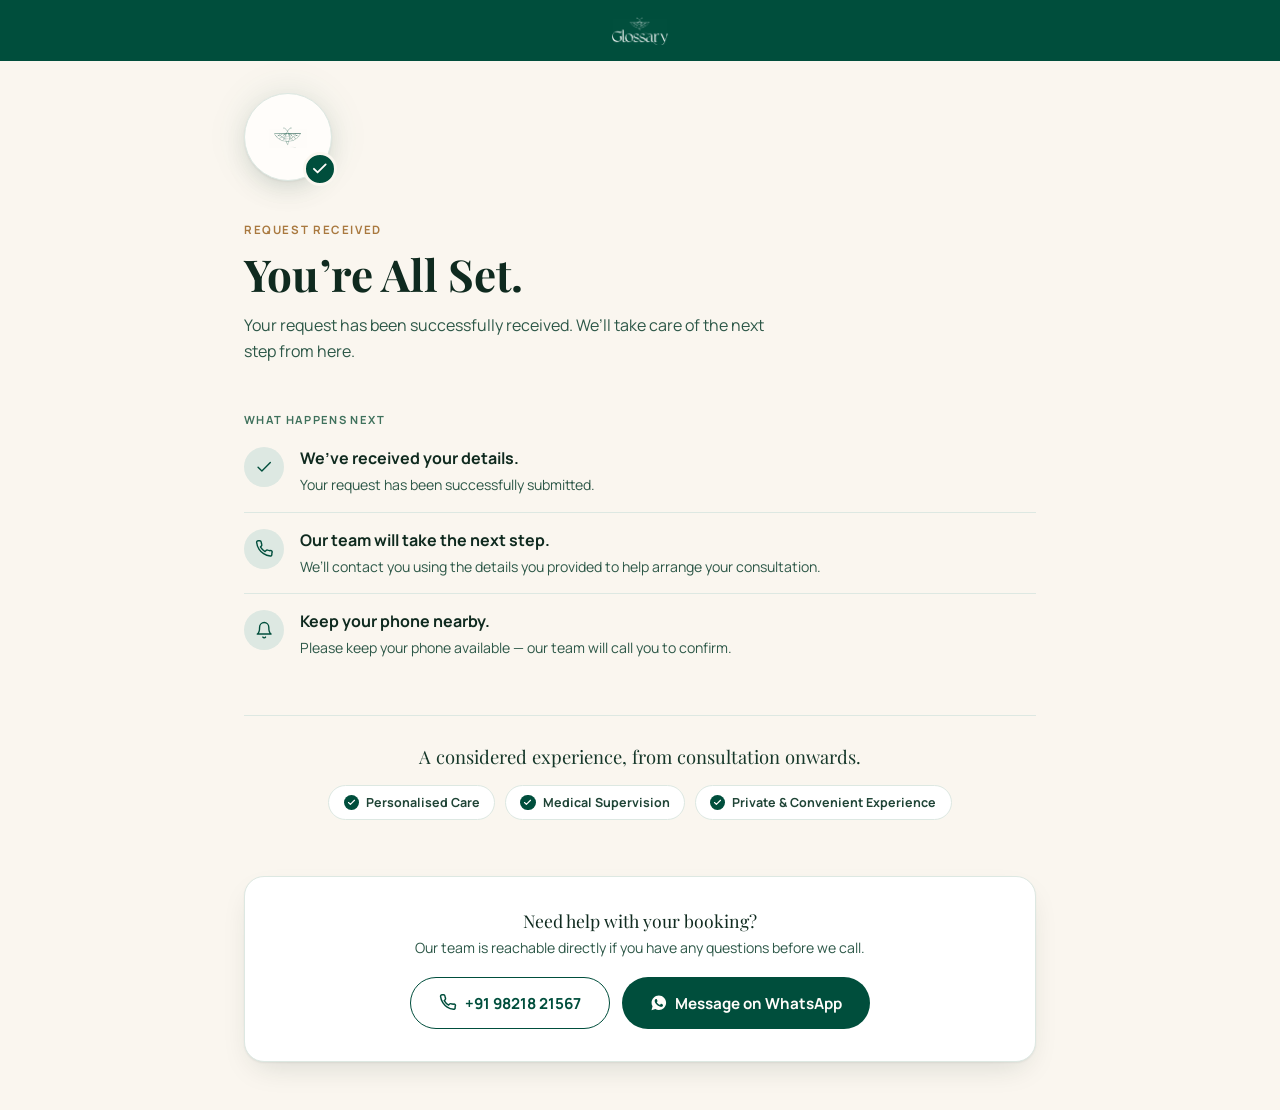
<file: enquiry-confirmed.html>
<!DOCTYPE html>
<html lang="en">
<head>
<meta charset="UTF-8" />
<!-- Google Tag Manager -->
<script>(function(w,d,s,l,i){w[l]=w[l]||[];w[l].push({"gtm.start":
new Date().getTime(),event:"gtm.js"});var f=d.getElementsByTagName(s)[0],
j=d.createElement(s),dl=l!="dataLayer"?"&l="+l:"";j.async=true;j.src=
"https://www.googletagmanager.com/gtm.js?id="+i+dl;f.parentNode.insertBefore(j,f);
})(window,document,"script","dataLayer","GTM-5DSV6QFV");</script>
<!-- End Google Tag Manager -->
<meta name="viewport" content="width=device-width, initial-scale=1, viewport-fit=cover" />
<title>Request Received | Glossary Skin</title>
<meta name="robots" content="noindex, nofollow" />
<!-- Post-conversion confirmation page — never linked from the site itself.
     Reached only via the redirect main.js performs after a booking form
     submission succeeds. See README notes in confirmation.js for the full
     tracking/dedup design. -->
<link rel="icon" type="image/webp" href="assets/img/logo-mark.webp" />
<link rel="preconnect" href="https://fonts.googleapis.com" />
<link rel="preconnect" href="https://fonts.gstatic.com" crossorigin />
<link href="https://fonts.googleapis.com/css2?family=Playfair+Display:wght@400;700&family=Manrope:wght@400;600;700&display=swap" rel="stylesheet" />
<link rel="stylesheet" href="assets/css/confirmation.css" />
</head>
<body>
<!-- Google Tag Manager (noscript) -->
<noscript><iframe src="https://www.googletagmanager.com/ns.html?id=GTM-5DSV6QFV"
height="0" width="0" style="display:none;visibility:hidden"></iframe></noscript>
<!-- End Google Tag Manager (noscript) -->

<header class="conf-header">
  <div class="conf-container">
    <span class="conf-header__brand">
      <img class="conf-header__logo" src="assets/img/logo-compact.webp" alt="Glossary Skin" width="500" height="235" />
    </span>
  </div>
</header>

<main class="conf-main">
  <div class="conf-container">

    <div class="conf-top">
      <section class="conf-hero conf-reveal">
        <div class="conf-hero__mark" aria-hidden="true">
          <span class="conf-hero__ring">
            <img class="conf-hero__emblem" src="assets/img/logo-mark.webp" alt="" width="220" height="135" />
          </span>
          <span class="conf-hero__check"><svg viewBox="0 0 24 24" fill="none" stroke="currentColor" stroke-width="2.5" stroke-linecap="round" stroke-linejoin="round"><path d="M20 6 9 17l-5-5"/></svg></span>
        </div>
        <span class="conf-eyebrow">Request Received</span>
        <h1>You&rsquo;re All Set.</h1>
        <p class="conf-hero__sub" id="confSub">Your request has been successfully received. We&rsquo;ll take care of the next step from here.</p>
      </section>

      <section class="conf-summary conf-reveal conf-reveal--delay1" id="confSummary" hidden>
        <span class="conf-summary__label">Your Request</span>
        <dl class="conf-summary__list" id="confSummaryList"></dl>
      </section>
    </div>

    <section class="conf-next conf-reveal conf-reveal--delay1">
      <span class="conf-section-label">What Happens Next</span>
      <ol class="conf-next__list">
        <li>
          <span class="conf-next__icon"><svg viewBox="0 0 24 24" fill="none" stroke="currentColor" stroke-width="1.8" stroke-linecap="round" stroke-linejoin="round"><path d="M20 6 9 17l-5-5"/></svg></span>
          <div><h3>We&rsquo;ve received your details.</h3><p>Your request has been successfully submitted.</p></div>
        </li>
        <li>
          <span class="conf-next__icon"><svg viewBox="0 0 24 24" fill="none" stroke="currentColor" stroke-width="1.8" stroke-linecap="round" stroke-linejoin="round"><path d="M22 16.92v2a2 2 0 0 1-2.18 2 19.8 19.8 0 0 1-8.63-3.07 19.5 19.5 0 0 1-6-6 19.8 19.8 0 0 1-3.07-8.67A2 2 0 0 1 4.11 1h2a2 2 0 0 1 2 1.72c.13.99.36 1.96.68 2.9a2 2 0 0 1-.45 2.11L7.09 9.09a16 16 0 0 0 6 6l1.36-1.36a2 2 0 0 1 2.11-.45c.94.32 1.91.55 2.9.68A2 2 0 0 1 22 16.92z"/></svg></span>
          <div><h3>Our team will take the next step.</h3><p id="confNextStepText">We&rsquo;ll contact you using the details you provided to help arrange your consultation.</p></div>
        </li>
        <li>
          <span class="conf-next__icon"><svg viewBox="0 0 24 24" fill="none" stroke="currentColor" stroke-width="1.8" stroke-linecap="round" stroke-linejoin="round"><path d="M18 8a6 6 0 1 0-12 0c0 7-3 9-3 9h18s-3-2-3-9"/><path d="M13.73 21a2 2 0 0 1-3.46 0"/></svg></span>
          <div><h3>Keep your phone nearby.</h3><p>Please keep your phone available — our team will call you to confirm.</p></div>
        </li>
      </ol>
    </section>

    <section class="conf-trust conf-reveal conf-reveal--delay2">
      <p class="conf-trust__lead">A considered experience, from consultation onwards.</p>
      <ul class="conf-trust__list">
        <li>Personalised Care</li>
        <li>Medical Supervision</li>
        <li>Private &amp; Convenient Experience</li>
      </ul>
    </section>

    <section class="conf-support conf-reveal conf-reveal--delay2">
      <p class="conf-support__title">Need help with your booking?</p>
      <p class="conf-support__text">Our team is reachable directly if you have any questions before we call.</p>
      <div class="conf-support__actions">
        <a href="tel:" id="confPhoneLink" class="conf-cta conf-cta--ghost">
          <svg viewBox="0 0 24 24" fill="none" stroke="currentColor" stroke-width="2" stroke-linecap="round" stroke-linejoin="round"><path d="M22 16.92v2a2 2 0 0 1-2.18 2 19.8 19.8 0 0 1-8.63-3.07 19.5 19.5 0 0 1-6-6 19.8 19.8 0 0 1-3.07-8.67A2 2 0 0 1 4.11 1h2a2 2 0 0 1 2 1.72c.13.99.36 1.96.68 2.9a2 2 0 0 1-.45 2.11L7.09 9.09a16 16 0 0 0 6 6l1.36-1.36a2 2 0 0 1 2.11-.45c.94.32 1.91.55 2.9.68A2 2 0 0 1 22 16.92z"/></svg>
          <span id="confPhoneLinkText">Call Us</span>
        </a>
        <a href="#" target="_blank" rel="noopener noreferrer" class="conf-cta" id="confWhatsappLink">
          <svg viewBox="0 0 24 24" fill="currentColor" stroke="none"><path d="M12.04 2C6.58 2 2.13 6.45 2.13 11.91c0 1.75.46 3.45 1.32 4.95L2.05 22l5.27-1.38a9.9 9.9 0 0 0 4.72 1.2h.01c5.46 0 9.91-4.45 9.91-9.91S17.5 2 12.04 2Zm5.8 14.14c-.24.68-1.4 1.3-1.93 1.38-.49.08-1.11.11-1.8-.11-.41-.13-.95-.31-1.63-.6-2.87-1.24-4.74-4.14-4.88-4.33-.14-.19-1.17-1.55-1.17-2.96s.73-2.1.99-2.39c.26-.28.56-.35.75-.35h.53c.17 0 .4-.06.62.48.24.57.8 1.98.87 2.13.07.14.12.31.02.5-.09.19-.14.31-.28.48-.14.16-.29.36-.41.49-.14.14-.28.29-.12.57.16.28.71 1.18 1.53 1.91 1.05.94 1.94 1.24 2.22 1.38.28.14.44.12.6-.07.16-.19.68-.79.87-1.06.19-.28.37-.23.62-.14.26.09 1.63.77 1.91.91.28.14.46.21.53.33.07.12.07.68-.17 1.36Z"/></svg>
          Message on WhatsApp
        </a>
      </div>
    </section>

  </div>
</main>

<script src="assets/js/config.js"></script>
<script src="assets/js/confirmation.js"></script>
</body>
</html>
</file>
<file: assets/css/style.css>
/* =============================================================================
   GLOSSARY SKIN — WEIGHT MANAGEMENT LANDING PAGE
   Mobile-first stylesheet. No build step, no framework.
============================================================================= */

:root {
  /* The true logo brand green — used deliberately for the brand mark itself
     and for focus states, rather than repainting the existing (deliberately
     more muted/editorial) forest ramp below, which stays as-is. */
  --brand-green: #004E3C;

  --forest-950: #0a1d16;
  --forest-900: #0f2a1f;
  --forest-800: #153729;
  --forest-700: #1f4436;
  --forest-600: #2c5747;
  --forest-500: #3f715c;
  --forest-400: #5f8f79;
  --forest-300: #8bb29d;
  --forest-200: #b7d0c3;
  --forest-100: #dde8e2;
  --forest-50: #f2f6f4;

  --ivory-50: #fffdfa;
  --ivory-100: #faf6ef;
  --ivory-200: #f3ebdd;

  --sage-100: #eef1ea;
  --sage-200: #dbe3d4;

  --bronze: #a9793f;
  --bronze-text: #85602f; /* bronze deepened to ≥4.5:1 for small text on ivory/sage */
  --gold: #c9a24a;
  --clay: #a8583f;

  --line: rgba(15, 42, 31, 0.12);
  --line-light: rgba(255, 255, 255, 0.14);

  --font-serif: "Playfair Display", Georgia, serif;
  --font-sans: "Manrope", Helvetica, Arial, sans-serif;

  --shadow-card: 0 1px 2px rgba(15, 42, 31, 0.06), 0 12px 32px -12px rgba(15, 42, 31, 0.18);
  --shadow-card-hover: 0 4px 10px rgba(15, 42, 31, 0.08), 0 24px 48px -16px rgba(15, 42, 31, 0.24);
  --radius-sm: 0.625rem;
  --radius-md: 0.875rem;
  --radius-lg: 1.125rem;

  --section-y: clamp(3.25rem, 2rem + 2.6vw, 4.5rem);
}

* { box-sizing: border-box; -webkit-tap-highlight-color: transparent; }
[hidden] { display: none !important; }
html { scroll-behavior: smooth; -webkit-text-size-adjust: 100%; scroll-padding-top: 5rem; }
body {
  margin: 0;
  font-family: var(--font-sans);
  color: var(--forest-900);
  background: var(--ivory-100);
  overflow-x: hidden;
}
/* A near-invisible film-grain layer — a single inlined SVG noise filter, no
   image request, painted once and never re-rendered (fixed + no animation)
   — adds the "premium editorial" tactility real templates use instead of
   flat colour, at effectively zero performance cost. */
body::before {
  content: ""; position: fixed; inset: 0; z-index: 999; pointer-events: none;
  opacity: 0.035; mix-blend-mode: overlay;
  background-image: url("data:image/svg+xml,%3Csvg xmlns='http://www.w3.org/2000/svg' width='180' height='180'%3E%3Cfilter id='n'%3E%3CfeTurbulence type='fractalNoise' baseFrequency='0.9' numOctaves='2' stitchTiles='stitch'/%3E%3C/filter%3E%3Crect width='100%25' height='100%25' filter='url(%23n)'/%3E%3C/svg%3E");
}
@media (prefers-reduced-motion: reduce) {
  body { opacity: 1; animation: none; }
  * { animation-duration: 0.01ms !important; animation-iteration-count: 1 !important; transition-duration: 0.01ms !important; scroll-behavior: auto !important; }
}
h1, h2, h3 { font-family: var(--font-serif); font-weight: 500; color: var(--forest-950); margin: 0; line-height: 1.15; }
p { margin: 0; }
a { color: inherit; text-decoration: none; }
img { max-width: 100%; display: block; }
button { font-family: inherit; cursor: pointer; touch-action: manipulation; }

/* App-like tap feedback on every interactive control */
.btn, .pill, .calendar__cell, .time-pref__option, .program-card, .why__card, .approach__card,
.phone-mockup, .navbar__burger, .modal__close {
  -webkit-user-select: none; user-select: none;
}
.btn:active, .pill:active, .calendar__cell:active, .time-pref__option:active { transform: scale(0.96); }

/* ---------- Focus-visible (keyboard) — brand-coloured, never removed ---------- */
:focus-visible { outline: 2px solid var(--brand-green); outline-offset: 2px; }

/* ---------- Scroll progress bar ---------- */
.scroll-progress {
  position: fixed; top: 0; left: 0; right: 0; height: 3px; z-index: 200;
  background: var(--brand-green); transform-origin: left center; transform: scaleX(0);
  transition: transform 0.1s linear;
}

.container { width: 100%; max-width: 78rem; margin: 0 auto; padding: 0 1.25rem; }
@media (min-width: 1024px) { .container { padding: 0 2rem; } }

/* ---------- Icons — one line-icon language sitewide (see sprite in index.html) ---------- */
.icon-sprite { position: absolute; width: 0; height: 0; overflow: hidden; }
.icon {
  width: 1.25rem; height: 1.25rem; flex-shrink: 0;
  fill: none; stroke: currentColor; stroke-width: 1.6; stroke-linecap: round; stroke-linejoin: round;
}

/* ---------- CTA system — exactly three levels ----------
   1. .btn--primary  filled deep-green pill (Get My Personalised Options →)
   2. .btn--secondary / --ghost-light  outline
   3. .link-arrow  text + arrow (Explore Abdomen →) */
.btn {
  position: relative;
  display: inline-flex;
  align-items: center;
  justify-content: center;
  gap: 0.55rem;
  border-radius: 999px;
  font-weight: 700;
  letter-spacing: 0.01em;
  border: none;
  transition: background 0.2s ease, border-color 0.2s ease, color 0.2s ease, transform 0.15s ease;
  text-align: center;
  overflow: hidden;
}
.btn--md { padding: 0.85rem 1.5rem; font-size: 0.9rem; }
.btn--lg { padding: 1.05rem 1.9rem; font-size: 0.95rem; }
.btn-ripple {
  position: absolute; border-radius: 50%; background: currentColor; opacity: 0.25;
  transform: scale(0); animation: btnRippleExpand 0.6s ease-out; pointer-events: none;
}
@keyframes btnRippleExpand { to { transform: scale(2.2); opacity: 0; } }
.btn--primary { background: var(--forest-900); color: var(--ivory-50); }
.btn--primary:hover { background: var(--forest-800); }
.btn--primary::after { content: "\2192"; transition: transform 0.2s ease; }
.btn--primary:hover::after { transform: translateX(3px); }

/* Loading state — a real spinner instead of just disabled+text, so a visitor
   on a slow connection can see their submit actually registered. */
.btn-spinner { display: none; }
.btn.is-loading::after { display: none; }
.btn.is-loading .btn-spinner {
  display: inline-block; width: 1rem; height: 1rem; flex-shrink: 0; border-radius: 999px;
  border: 2px solid rgba(255, 255, 255, 0.35); border-top-color: currentColor;
  animation: btnSpin 0.7s linear infinite;
}
@keyframes btnSpin { to { transform: rotate(360deg); } }
.btn--primary:disabled { opacity: 0.5; cursor: not-allowed; }
.btn--secondary { background: transparent; color: var(--forest-800); border: 1px solid rgba(21,55,41,0.28); }
.btn--secondary:hover { border-color: var(--forest-800); background: var(--forest-50); }
.btn--ghost-light { background: transparent; color: var(--ivory-50); border: 1px solid rgba(255,255,255,0.3); }
.btn--ghost-light:hover { background: rgba(255,255,255,0.08); }
.btn--ghost-light::after { content: "\2192"; }
.full-width { width: 100%; }

.link-arrow {
  display: inline-flex; align-items: center; gap: 0.45rem; padding: 0.35rem 0;
  background: none; border: 0; font: inherit; font-size: 0.92rem; font-weight: 700;
  color: var(--forest-900); cursor: pointer;
}
.link-arrow::after { content: "\2192"; transition: transform 0.2s ease; }
.link-arrow:hover::after, .link-arrow:focus-visible::after { transform: translateX(4px); }
.link-arrow--light { color: var(--ivory-50); }

/* ---------- Eyebrows ---------- */
.section-tag {
  display: inline-block; font-size: 0.72rem; font-weight: 700; text-transform: uppercase;
  letter-spacing: 0.18em; color: var(--bronze-text);
}
.section-tag--light { color: var(--gold); }

/* =============================================================================
   NAVBAR
============================================================================= */
.navbar {
  position: sticky; top: 0; z-index: 50;
  background: rgba(250, 246, 239, 0.85);
  backdrop-filter: blur(10px);
  transition: box-shadow 0.3s ease, background 0.3s ease;
}
.navbar--scrolled { background: rgba(250, 246, 239, 0.97); box-shadow: 0 1px 0 rgba(21,55,41,0.08); }
.navbar__inner { display: flex; align-items: center; justify-content: space-between; height: 4.2rem; }
.navbar__brand { display: flex; align-items: center; color: var(--forest-900); }
.navbar__logo { height: 2.5rem; width: auto; display: block; }
.navbar__links { display: none; gap: 2rem; }
.navbar__links a { font-size: 0.9rem; font-weight: 600; color: var(--forest-700); }
.navbar__links a:hover { color: var(--forest-950); }
.navbar__actions { display: flex; align-items: center; gap: 0.75rem; }
.navbar__cta { display: none; padding: 0.7rem 1.2rem; font-size: 0.84rem; }
.navbar__burger {
  display: flex; flex-direction: column; justify-content: center; gap: 4px;
  width: 2.5rem; height: 2.5rem; border-radius: 999px; border: 1px solid var(--forest-200);
  background: transparent; align-items: center;
}
.navbar__burger span { display: block; width: 1.1rem; height: 2px; background: var(--forest-800); transition: transform 0.25s ease, opacity 0.25s ease; }
.navbar__burger.is-open span:nth-child(1) { transform: translateY(6px) rotate(45deg); }
.navbar__burger.is-open span:nth-child(2) { opacity: 0; }
.navbar__burger.is-open span:nth-child(3) { transform: translateY(-6px) rotate(-45deg); }
.navbar__mobile {
  display: flex; flex-direction: column; gap: 0.25rem;
  max-height: 0; overflow: hidden; background: var(--ivory-100);
  border-top: 1px solid transparent;
  transition: max-height 0.3s ease;
  padding: 0 1.25rem;
}
.navbar__mobile.is-open { max-height: 24rem; border-top-color: var(--forest-100); padding: 1rem 1.25rem 1.25rem; }
.navbar__mobile a { padding: 0.7rem 0.5rem; font-weight: 600; font-size: 0.95rem; color: var(--forest-700); border-radius: 0.6rem; }
.navbar__mobile a:hover { background: var(--forest-50); }
/* flex-shrink:0 matters here — .btn has overflow:hidden (for the ripple/
   hover treatment), which per the flexbox spec makes its "automatic minimum
   size" 0 instead of its content size. Inside this flex column, that let
   the button get compressed to just its padding (~27px) with the text
   effectively squashed out, while the plain-text nav links above it (no
   overflow:hidden) were never affected by the same bug. */
.navbar__mobile .btn { margin-top: 0.5rem; flex-shrink: 0; }

@media (min-width: 1024px) {
  .navbar__links { display: flex; }
  .navbar__cta { display: inline-flex; }
  .navbar__burger { display: none; }
}

/* =============================================================================
   SHARED SECTION TYPOGRAPHY
============================================================================= */
section h2 {
  margin-top: 0.75rem;
  font-size: clamp(1.8rem, 1.3rem + 1.6vw, 2.4rem); line-height: 1.12; letter-spacing: -0.015em;
  text-wrap: balance;
}
.center-head { text-align: center; }
.center-head h2 { margin-left: auto; margin-right: auto; }

/* =============================================================================
   HERO
============================================================================= */
.hero { position: relative; overflow: hidden; background: var(--ivory-100); }
.hero__grid { display: grid; gap: 2.5rem; padding-top: 2.75rem; }
.hero__title {
  margin-top: 1rem; max-width: 11.5em;
  font-size: clamp(2.6rem, 1rem + 3.4vw, 4.25rem); line-height: 1.04; letter-spacing: -0.025em;
}
.hero__title em { font-style: italic; font-weight: 500; }
.hero__sub { margin-top: 1.35rem; max-width: 31rem; font-size: 1.06rem; line-height: 1.65; color: var(--forest-600); }
.hero__ctas { margin-top: 2rem; display: flex; flex-wrap: wrap; align-items: center; gap: 1rem 1.75rem; }
.hero__trust {
  list-style: none; margin: 2.5rem 0 0; padding: 1.5rem 0 0; border-top: 1px solid var(--line);
  display: flex; flex-wrap: wrap; gap: 1rem 1.75rem;
}
.hero__trust li { display: flex; align-items: center; gap: 0.55rem; max-width: 10rem; font-size: 0.8rem; font-weight: 600; line-height: 1.3; color: var(--forest-700); }
.hero__trust .icon {
  width: 2rem; height: 2rem; padding: 0.42rem; border: 1px solid var(--line); border-radius: 999px; color: var(--forest-800);
}
.hero__trust .hero__trust-rating { flex-direction: column; align-items: flex-start; gap: 0.15rem; max-width: none; }
.hero__trust-rating strong { color: var(--forest-900); }
.stars { color: var(--gold); letter-spacing: 0.1em; font-size: 0.85rem; }

.hero__visual { position: relative; display: flex; justify-content: center; align-items: flex-end; min-height: 22rem; }
.hero__backdrop {
  position: absolute; left: 6%; right: 6%; top: 12%; bottom: 0;
  border-radius: var(--radius-lg) var(--radius-lg) 0 0;
  background: linear-gradient(180deg, var(--sage-100) 0%, var(--sage-200) 100%);
}
/* Client before/after, centred in the sage panel */
.hero__result { position: relative; z-index: 1; width: min(100%, 34rem); margin: 0 auto 1.5rem; text-align: center; }
.hero__result img {
  display: block; width: 100%; height: auto; border-radius: var(--radius-md);
  box-shadow: 0 18px 40px -26px rgba(15, 42, 31, 0.45);
}
.hero__result figcaption { margin-top: 0.75rem; font-size: 0.78rem; color: var(--forest-600); }
.hero__result .link-arrow { margin-top: 0.35rem; }
.hero__badge {
  position: absolute; z-index: 1; display: flex; align-items: center; gap: 0.65rem;
  background: #fff; border-radius: var(--radius-md); padding: 0.7rem 0.9rem;
  box-shadow: 0 10px 30px -14px rgba(15, 42, 31, 0.35);
}
.hero__badge p { display: flex; flex-direction: column; font-size: 0.68rem; line-height: 1.35; color: var(--forest-600); }
.hero__badge strong { font-size: 0.85rem; color: var(--forest-900); }
.hero__badge .icon {
  width: 2.1rem; height: 2.1rem; padding: 0.45rem; border-radius: 999px; background: var(--sage-100); color: var(--brand-green);
}
.hero__badge--exp { top: 14%; right: 0; }

@media (min-width: 1024px) {
  .hero__grid { grid-template-columns: 1.2fr 0.8fr; align-items: center; gap: 3rem; padding-top: 0; }
  .hero__copy { padding: 4rem 0 4.5rem; }
  .hero__visual { align-self: stretch; min-height: 38rem; }
  .hero__backdrop { left: 4%; right: -40vw; top: 7%; border-radius: var(--radius-lg) 0 0 0; }
  .hero__visual { align-items: center; }
  .hero__result { margin: 3rem 0 0 8%; }
  .hero__badge--exp { top: 16%; right: 0; }
}
@media (min-width: 1280px) {
  .hero__grid { grid-template-columns: 1.05fr 0.95fr; }
  .hero__trust { flex-wrap: nowrap; gap: 1.25rem; }
}

/* Phones/tablets: headline → CTAs → before/after → trust, so the offer and
   the proof both land in the first swipe. */
@media (max-width: 1023px) {
  .hero__grid { gap: 0; padding-top: 1.75rem; padding-bottom: 2.5rem; }
  .hero__copy { display: contents; }
  .hero .section-tag { order: 1; justify-self: start; }
  .hero__title { order: 2; font-size: clamp(2.2rem, 1.2rem + 4.2vw, 3.2rem); }
  .hero__sub { order: 3; margin-top: 1rem; font-size: 1rem; }
  .hero__ctas { order: 4; margin-top: 1.5rem; }
  .hero__visual { order: 5; margin-top: 2rem; min-height: 0; }
  .hero__trust { order: 6; margin-top: 2rem; }
  .hero__backdrop { display: none; }
  .hero__result { margin: 0 auto; }
}
@media (max-width: 559px) {
  .hero__ctas { flex-direction: column; align-items: stretch; gap: 0.9rem; }
  .hero__ctas .btn { width: 100%; }
  .hero__ctas .link-arrow { align-self: center; }
}

/* Hero entrance — a short staggered rise on load */
@keyframes riseIn { from { opacity: 0; transform: translateY(18px); } to { opacity: 1; transform: none; } }
.hero .section-tag, .hero__title, .hero__sub, .hero__ctas, .hero__result, .hero__trust { animation: riseIn 0.7s var(--ease-out) both; }
.hero__title { animation-delay: 0.06s; }
.hero__sub { animation-delay: 0.14s; }
.hero__ctas { animation-delay: 0.22s; }
.hero__result { animation-delay: 0.3s; }
.hero__trust { animation-delay: 0.38s; }

/* Scroll reveal (classes added/removed by main.js) */
.reveal {
  opacity: 0; transform: translateY(22px);
  transition: opacity 0.7s var(--ease-out), transform 0.7s var(--ease-out);
  transition-delay: var(--reveal-delay, 0s);
}
.reveal.is-in { opacity: 1; transform: none; }

/* Periodic light sweep across the main conversion buttons */
.btn--shine::before {
  content: ""; position: absolute; top: 0; bottom: 0; left: 0; width: 40%; pointer-events: none;
  background: linear-gradient(100deg, transparent, rgba(255, 255, 255, 0.22), transparent);
  transform: translateX(-130%) skewX(-20deg);
  animation: btnShine 5s ease-in-out 1.8s infinite;
}
@keyframes btnShine {
  0%, 72% { transform: translateX(-130%) skewX(-20deg); }
  100% { transform: translateX(300%) skewX(-20deg); }
}

/* =============================================================================
   GOAL SELECTOR — editorial decision list: NUMBER | CONTENT | ARROW, every
   title and descriptor on one shared left edge.
============================================================================= */
.goal-select { background: var(--forest-900); padding: var(--section-y) 0; }
.goal-select__layout { display: grid; gap: 3rem; }
.goal-select h2 { color: var(--ivory-50); }
.goal-select__sub { margin-top: 0.75rem; font-size: 1rem; color: var(--forest-200); }
.goal-select__list { margin-top: 2.25rem; max-width: 50rem; border-top: 1px solid var(--line-light); }
.goal-select__row {
  display: grid; grid-template-columns: 3.25rem 1fr auto; align-items: center; column-gap: 1rem;
  width: calc(100% + 1.5rem); margin: 0 -0.75rem; padding: 1rem 0.75rem; min-height: 5rem;
  border: 0; border-bottom: 1px solid var(--line-light); background: transparent;
  color: inherit; font: inherit; text-align: left; cursor: pointer;
  transition: background 0.25s ease;
}
.goal-select__row:hover, .goal-select__row:focus-visible { background: rgba(255, 255, 255, 0.06); }
.goal-select__num { font-size: 1.35rem; font-weight: 500; color: var(--forest-200); transition: color 0.25s ease; }
.goal-select__row-body { display: flex; flex-direction: column; gap: 0.2rem; min-width: 0; }
.goal-select__title { font-size: 1.08rem; font-weight: 600; color: var(--ivory-50); }
.goal-select__desc { font-size: 0.88rem; color: var(--forest-200); }
.goal-select__arrow { font-size: 1.3rem; color: var(--forest-200); transition: transform 0.25s ease, color 0.25s ease; }
.goal-select__row:hover .goal-select__num, .goal-select__row:focus-visible .goal-select__num { color: var(--ivory-50); }
.goal-select__row:hover .goal-select__arrow, .goal-select__row:focus-visible .goal-select__arrow { transform: translateX(5px); color: var(--ivory-50); }
.goal-select__statement { display: none; }

@media (min-width: 1024px) {
  .goal-select__layout { grid-template-columns: 1.5fr 0.7fr; align-items: center; gap: 4rem; }
  .goal-select__title { font-size: 1.15rem; }
  .goal-select__statement {
    display: block; padding-left: 3rem; border-left: 1px solid var(--line-light);
    font-family: var(--font-serif); font-size: 2.3rem; line-height: 1.22; color: var(--ivory-50);
  }
  .goal-select__statement::after { content: ""; display: block; width: 3rem; height: 2px; margin-top: 1.75rem; background: var(--bronze); }
}

/* =============================================================================
   GLP-1 / WEIGHT MANAGEMENT
============================================================================= */
.glp1 { background: var(--ivory-50); padding: var(--section-y) 0; }
.glp1__layout { display: grid; gap: 2.5rem; align-items: center; }
.glp1__visual { position: relative; aspect-ratio: 5 / 4; border-radius: var(--radius-lg); overflow: hidden; background: var(--sage-100); }
.glp1__visual img { width: 100%; height: 100%; object-fit: cover; object-position: center 25%; }
.glp1__chip {
  position: absolute; left: 1rem; bottom: 1rem; list-style: none; margin: 0; display: grid; gap: 0.55rem;
  background: #fff; border-radius: var(--radius-md); padding: 0.85rem 1rem;
  box-shadow: 0 10px 30px -14px rgba(15, 42, 31, 0.35);
}
.glp1__chip li { display: flex; align-items: center; gap: 0.55rem; font-size: 0.78rem; font-weight: 600; color: var(--forest-800); }
.glp1__chip .icon { width: 1.5rem; height: 1.5rem; padding: 0.25rem; border: 1px solid var(--line); border-radius: 999px; }
.glp1__lead { margin-top: 1rem; max-width: 30rem; font-size: 1.03rem; line-height: 1.65; color: var(--forest-600); }
.glp1__points { list-style: none; margin: 1.6rem 0 2rem; padding: 0; display: grid; gap: 0.9rem; }
.glp1__points li { display: flex; align-items: center; gap: 0.75rem; font-size: 0.97rem; font-weight: 600; color: var(--forest-800); }
.glp1__points .icon { width: 1.4rem; height: 1.4rem; color: var(--brand-green); }
.glp1__note { margin-top: 1.1rem; max-width: 30rem; font-size: 0.78rem; line-height: 1.55; color: var(--forest-500); }

@media (min-width: 900px) {
  .glp1__layout { grid-template-columns: 0.95fr 1fr; gap: 4.5rem; }
}

/* =============================================================================
   BMI CALCULATOR
============================================================================= */
.calculator { background: var(--sage-100); padding: var(--section-y) 0; }
.calculator__layout { display: grid; gap: 2.75rem; align-items: center; }
.calculator__inputs { margin-top: 1.75rem; max-width: 34rem; display: grid; grid-template-columns: 1fr 1fr; gap: 1rem; }
.calc-field span { display: block; margin-bottom: 0.45rem; font-size: 0.8rem; font-weight: 700; color: var(--forest-800); }
.calc-field input {
  width: 100%; height: 3.35rem; padding: 0 1rem; border: 1px solid var(--line); border-radius: var(--radius-sm);
  background: #fff; font: inherit; font-size: 1rem; color: var(--forest-900);
}
.calc-field input:focus { outline: 2px solid var(--brand-green); outline-offset: -1px; }
.calc-error { grid-column: 1 / -1; font-size: 0.8rem; color: var(--clay); }
.calc-error:empty { display: none; }

.calculator__result { text-align: center; }
.bmi-gauge { position: relative; width: min(100%, 21rem); margin: 0 auto; }
.bmi-gauge svg { display: block; width: 100%; height: auto; overflow: visible; }
.bmi-gauge__seg { fill: none; stroke-width: 13; stroke-linecap: round; }
.bmi-gauge__seg--under { stroke: var(--forest-300); }
.bmi-gauge__seg--normal { stroke: #3f8f67; }
.bmi-gauge__seg--over { stroke: #d6a64a; }
.bmi-gauge__seg--obese { stroke: var(--clay); }
.bmi-gauge__marker { fill: #fff; stroke: var(--forest-900); stroke-width: 3; transition: cx 0.4s ease, cy 0.4s ease; }
.bmi-gauge__readout { position: absolute; left: 0; right: 0; bottom: -0.25rem; display: flex; flex-direction: column; align-items: center; }
.bmi-gauge__readout strong { font-family: var(--font-serif); font-weight: 500; font-size: clamp(3.25rem, 2.5rem + 2.4vw, 4.25rem); line-height: 1; color: var(--forest-900); }
.bmi-gauge__readout span { margin-top: 0.3rem; font-size: 0.72rem; font-weight: 700; letter-spacing: 0.16em; color: var(--forest-500); }
.bmi-range { margin-top: 1.4rem; font-size: 1.02rem; font-weight: 600; color: var(--forest-800); }
.bmi-range strong { color: var(--forest-900); }
.bmi-note { margin: 0.5rem auto 0; max-width: 22rem; font-size: 0.82rem; line-height: 1.55; color: var(--forest-600); }
/* CTAs sit under the inputs, matching their combined width; disabled until
   the visitor has entered a valid height + weight. */
.calc-ctas { margin-top: 1.25rem; max-width: 34rem; display: grid; grid-template-columns: 1fr 1fr; gap: 1rem; }
.calc-cta { text-align: center; }
.calc-cta .btn { width: 100%; min-height: 3.35rem; padding-inline: 1rem; }
.calc-cta .btn:disabled { opacity: 0.45; pointer-events: none; }
.calc-cta__icon { width: 1.05rem; height: 1.05rem; flex-shrink: 0; fill: none; stroke: currentColor; stroke-width: 1.8; stroke-linecap: round; }
.calc-cta__note { margin: 0.6rem auto 0; max-width: 15rem; font-size: 0.8rem; line-height: 1.5; color: var(--forest-600); }
@media (max-width: 559px) {
  .calc-ctas { grid-template-columns: 1fr; gap: 1.25rem; }
}

@media (min-width: 900px) {
  .calculator__layout { grid-template-columns: 1.1fr 0.9fr; gap: 4rem; }
}

/* =============================================================================
   TARGETED BODY CONTOURING — three parallel, comparable options, so cards
   are the right component here: one card, reused identically, CTA pinned to
   the same baseline in all three.
============================================================================= */
.contouring { background: var(--ivory-100); padding: var(--section-y) 0 calc(var(--section-y) * 0.55); }
.split-head { display: grid; gap: 1rem; }
.split-head > p { max-width: 26rem; font-size: 0.98rem; line-height: 1.65; color: var(--forest-600); }
.contouring__grid { margin-top: 2.5rem; display: grid; gap: 1.25rem; }
.contouring__card {
  display: flex; flex-direction: column; overflow: hidden;
  background: #fff; border: 1px solid var(--line); border-radius: var(--radius-md);
}
.contouring__visual { aspect-ratio: 16 / 10; overflow: hidden; background: var(--sage-100); }
.contouring__visual { position: relative; }
.contouring__visual img { width: 100%; height: 100%; object-fit: cover; }
.contouring__body { display: flex; flex-direction: column; flex: 1; padding: 1.3rem 1.4rem 1.4rem; }
.contouring__cat { font-size: 0.66rem; font-weight: 700; letter-spacing: 0.16em; text-transform: uppercase; color: var(--bronze-text); }
.contouring__body h3 { margin-top: 0.4rem; font-size: 1.45rem; }

/* "What's included" — sits above the card's stretched link so it stays
   independently clickable. Height animates via grid 0fr → 1fr. */
.included { position: relative; z-index: 1; margin-top: 1rem; border-top: 1px solid var(--line); }
.included__toggle {
  display: flex; align-items: center; gap: 0.5rem; width: 100%; min-height: 2.75rem; padding: 0;
  background: none; border: 0; font: inherit; font-size: 0.82rem; font-weight: 700; color: var(--forest-800); text-align: left; cursor: pointer;
}
.included__toggle::before {
  content: "+"; display: grid; place-items: center; width: 1.25rem; height: 1.25rem; border: 1px solid var(--line); border-radius: 999px;
  font-size: 0.9rem; font-weight: 400; line-height: 1; transition: transform 0.22s var(--ease-out), border-color 0.22s ease;
}
.included__toggle:hover::before { border-color: rgba(15, 42, 31, 0.35); }
.included__toggle[aria-expanded="true"]::before { transform: rotate(45deg); }
.included__panel { display: grid; grid-template-rows: 0fr; visibility: hidden; transition: grid-template-rows 0.22s var(--ease-out), visibility 0s linear 0.22s; }
.included__panel.is-open { grid-template-rows: 1fr; visibility: visible; transition: grid-template-rows 0.22s var(--ease-out), visibility 0s; }
.included__panel > div { overflow: hidden; }
.included__panel ul { list-style: none; margin: 0; padding: 0 0 0.6rem 1.75rem; display: grid; gap: 0.35rem; }
.included__panel li { position: relative; font-size: 0.84rem; color: var(--forest-600); }
.included__panel li::before { content: ""; position: absolute; left: -0.95rem; top: 0.55rem; width: 0.3rem; height: 0.3rem; border-radius: 999px; background: var(--bronze); }
.contouring__meta { margin-top: 0.35rem; font-size: 0.72rem; font-weight: 700; letter-spacing: 0.08em; text-transform: uppercase; color: var(--forest-500); }
.contouring__desc { margin-top: 0.65rem; font-size: 0.92rem; line-height: 1.55; color: var(--forest-600); }
.contouring__body .link-arrow { margin-top: auto; padding-top: 0.9rem; align-self: flex-start; }
.contouring__body .included + .link-arrow { margin-top: 0; }
.contouring__body > .contouring__desc { margin-bottom: auto; }

@media (min-width: 768px) {
  /* Cards align at the top so opening one card's list doesn't stretch its
     neighbours; the 2-line description floor keeps them level at rest. */
  .contouring__grid { grid-template-columns: repeat(3, 1fr); align-items: start; }
  .contouring__desc { min-height: 2.86rem; }
}
@media (min-width: 1024px) {
  .split-head { grid-template-columns: 2.3fr 1fr; align-items: end; gap: 3rem; }
}

/* =============================================================================
   REAL TREATMENT JOURNEYS — featured before/after story + selector
============================================================================= */
.results { background: var(--ivory-100); padding: calc(var(--section-y) * 0.55) 0; }
.center-head__sub { margin-top: 0.6rem; font-size: 0.95rem; color: var(--forest-600); }

/* Shared carousel shell (Journeys + Client Stories): slides share one grid
   cell, so the stage is always as tall as its tallest slide — no layout
   shift when the active story changes. */
.rotator { position: relative; margin-top: 2rem; }
.rotator__stage { display: grid; grid-template-columns: minmax(0, 1fr); }
.rotator__stage > * {
  grid-area: 1 / 1; opacity: 0; visibility: hidden; transform: translateY(6px);
  transition: opacity 0.4s ease, transform 0.45s var(--ease-out), visibility 0s linear 0.45s;
}
.rotator__stage > .is-active { opacity: 1; visibility: visible; transform: none; transition: opacity 0.4s ease, transform 0.45s var(--ease-out), visibility 0s; }
.rotator__arrow {
  display: none; position: absolute; z-index: 2; width: 2.75rem; height: 2.75rem; border-radius: 999px;
  border: 1px solid var(--line); background: #fff; color: var(--forest-900); font-size: 1.05rem; cursor: pointer;
  transition: border-color 0.25s ease, box-shadow 0.3s ease;
}
.rotator__arrow::before { content: "\2190"; }
.rotator__arrow--next::before { content: "\2192"; }
.rotator__arrow:hover { border-color: rgba(15, 42, 31, 0.3); box-shadow: 0 10px 22px -16px rgba(15, 42, 31, 0.6); }
.rotator__pause {
  position: relative; flex-shrink: 0; width: 2.5rem; height: 2.5rem; border-radius: 999px;
  border: 1px solid var(--line); background: #fff; cursor: pointer; transition: border-color 0.25s ease;
}
.rotator__pause:hover { border-color: rgba(15, 42, 31, 0.3); }
.rotator__pause::before, .rotator__pause::after {
  content: ""; position: absolute; top: 50%; width: 2px; height: 0.7rem; margin-top: -0.35rem; background: var(--forest-800);
}
.rotator__pause::before { left: calc(50% - 4px); }
.rotator__pause::after { left: calc(50% + 2px); }
.rotator__pause.is-paused::before {
  left: calc(50% - 2px); width: 0; height: 0; margin-top: -0.4rem; background: none;
  border-left: 0.6rem solid var(--forest-800); border-top: 0.4rem solid transparent; border-bottom: 0.4rem solid transparent;
}
.rotator__pause.is-paused::after { display: none; }

.journey__slide { display: grid; grid-template-columns: minmax(0, 1fr); align-content: start; overflow: hidden; background: #fff; border: 1px solid var(--line); border-radius: var(--radius-lg); }
.journey__media { display: grid; grid-template-columns: repeat(2, minmax(0, 1fr)); gap: 2px; background: var(--line); }
.journey__shot { position: relative; margin: 0; aspect-ratio: 3 / 4; background: var(--sage-100); }
.journey__shot img { width: 100%; height: 100%; object-fit: cover; }
.journey__shot figcaption {
  position: absolute; left: 0.75rem; bottom: 0.75rem; padding: 0.3rem 0.65rem; border-radius: 999px;
  background: rgba(15, 42, 31, 0.82); color: #fff; font-size: 0.62rem; font-weight: 700; letter-spacing: 0.14em; text-transform: uppercase;
}
.journey__info { display: flex; flex-direction: column; align-items: flex-start; padding: 1.5rem 1.35rem 1.6rem; }
.journey__count { font-size: 0.75rem; font-weight: 600; letter-spacing: 0.08em; color: var(--forest-500); }
.journey__label { margin-top: 1rem; font-size: 0.68rem; font-weight: 700; letter-spacing: 0.16em; text-transform: uppercase; color: var(--bronze-text); }
.journey__info h3 { margin-top: 0.5rem; font-size: clamp(1.45rem, 1.1rem + 1vw, 1.9rem); line-height: 1.2; }
.journey__info p { margin-top: 0.75rem; max-width: 26rem; font-size: 0.92rem; line-height: 1.6; color: var(--forest-600); }
.journey__details { width: 100%; margin: 1.35rem 0 0; display: grid; gap: 0.6rem; }
.journey__details div { display: flex; gap: 1rem; padding-top: 0.6rem; border-top: 1px solid var(--line); }
.journey__details dt { min-width: 5.5rem; font-size: 0.7rem; font-weight: 700; letter-spacing: 0.1em; text-transform: uppercase; color: var(--forest-500); }
.journey__details dd { margin: 0; font-size: 0.88rem; font-weight: 600; color: var(--forest-800); }
.journey__info .link-arrow { margin-top: 1.4rem; }

.journey__nav { margin-top: 1.25rem; display: flex; align-items: flex-end; gap: 1rem; }
.journey__tabs { flex: 1; min-width: 0; display: grid; grid-template-columns: repeat(4, minmax(8rem, 1fr)); gap: 1rem; overflow-x: auto; scrollbar-width: none; }
.journey__tabs::-webkit-scrollbar { display: none; }
.journey__tab {
  display: grid; grid-template-columns: auto 1fr; align-items: center; column-gap: 0.65rem; row-gap: 0.6rem;
  padding: 0.25rem 0 0; background: none; border: 0; font: inherit; text-align: left; cursor: pointer;
}
/* Inactive tabs dim the thumbnails only — text keeps AA contrast */
.journey__thumb { opacity: 0.55; transition: opacity 0.25s ease; }
.journey__tab:hover .journey__thumb, .journey__tab.is-active .journey__thumb { opacity: 1; }
.journey__thumb { display: flex; gap: 2px; height: 2.5rem; border-radius: 0.4rem; overflow: hidden; }
.journey__thumb img { width: 1.9rem; height: 100%; object-fit: cover; }
.journey__tab-label { font-size: 0.82rem; font-weight: 600; color: var(--forest-600); white-space: nowrap; transition: color 0.25s ease; }
.journey__tab-label span { margin-right: 0.4rem; font-weight: 700; }
.journey__tab:hover .journey__tab-label, .journey__tab.is-active .journey__tab-label { color: var(--forest-900); }
.journey__bar { grid-column: 1 / -1; position: relative; height: 2px; overflow: hidden; border-radius: 2px; background: var(--line); }
.journey__fill { position: absolute; inset: 0; background: var(--gold); transform: scaleX(0); transform-origin: left; }

.results__disclaimer { margin-top: 1.25rem; text-align: center; font-size: 0.74rem; color: var(--forest-500); }
.proof-cta {
  margin-top: 1.1rem; display: flex; flex-wrap: wrap; align-items: center; justify-content: center; gap: 0.25rem 0.9rem;
  font-size: 0.95rem; color: var(--forest-600);
}

@media (max-width: 899px) {
  /* Arrows sit over the photo pair, vertically centred on it */
  .journey .rotator__arrow { display: grid; place-items: center; top: calc((100vw - 2.5rem) / 3); transform: translateY(-50%); }
  .journey .rotator__arrow--prev { left: 0.5rem; }
  .journey .rotator__arrow--next { right: 0.5rem; }
}
@media (min-width: 900px) {
  .rotator__arrow { display: grid; place-items: center; top: 50%; transform: translateY(-50%); }
  .rotator__arrow--prev { left: -1rem; }
  .rotator__arrow--next { right: -1rem; }
  .journey__slide { grid-template-columns: minmax(0, 1.15fr) minmax(0, 1fr); align-content: stretch; }
  .journey__info { justify-content: center; padding: 2rem 2.5rem; }
}

/* =============================================================================
   MULTI-STEP APPROACH — interactive editorial timeline
============================================================================= */
.tech { background: var(--ivory-100); padding: calc(var(--section-y) * 0.55) 0 var(--section-y); }
.timeline { position: relative; list-style: none; margin: 2.5rem 0 0; padding: 0; display: grid; gap: 1.6rem; }
.timeline::before { content: ""; position: absolute; left: 1.5rem; top: 1.5rem; bottom: 1.5rem; width: 1px; background: var(--line); }
.timeline__step { position: relative; display: grid; grid-template-columns: 3rem 1fr; column-gap: 1rem; border-radius: var(--radius-sm); outline-offset: 6px; }
.timeline__icon {
  position: relative; z-index: 1; grid-row: 1 / span 3; display: grid; place-items: center; width: 3rem; height: 3rem;
  border-radius: 999px; border: 1px solid rgba(169, 121, 63, 0.4); background: var(--ivory-50); color: var(--bronze);
  transition: border-color 0.22s ease, background 0.22s ease, transform 0.22s var(--ease-out);
}
.timeline__num { font-size: 1.1rem; font-weight: 600; color: var(--forest-900); transition: color 0.22s ease; }
.timeline h3 { margin-top: 0.2rem; font-family: var(--font-sans); font-size: 0.95rem; font-weight: 700; color: var(--forest-800); transition: color 0.22s ease; }
.timeline p { margin-top: 0.3rem; font-size: 0.85rem; line-height: 1.5; color: var(--forest-500); transition: color 0.22s ease; }
.timeline__step:hover .timeline__icon, .timeline__step:focus-visible .timeline__icon { border-color: var(--gold); background: #fff; transform: scale(1.06); }
.timeline__step:hover .timeline__num, .timeline__step:focus-visible .timeline__num { color: var(--bronze-text); }
.timeline__step:hover h3, .timeline__step:focus-visible h3 { color: var(--forest-950); }
.timeline__step:hover p, .timeline__step:focus-visible p { color: var(--forest-700); }

@media (min-width: 1024px) {
  .timeline { grid-template-columns: repeat(5, 1fr); gap: 2rem; }
  .timeline::before { top: 1.5rem; bottom: auto; left: 1.5rem; right: calc(20% - 3.1rem); width: auto; height: 1px; }
  .timeline__step { display: block; }
  .timeline__icon { margin-bottom: 1.1rem; }
  /* Segment to the next step warms to gold on hover/focus */
  .timeline__step:not(:last-child)::after {
    content: ""; position: absolute; top: 1.5rem; left: 3rem; width: calc(100% - 1rem); height: 1px;
    background: var(--gold); transform: scaleX(0); transform-origin: left; transition: transform 0.25s var(--ease-out);
  }
  .timeline__step:hover::after, .timeline__step:focus-visible::after { transform: scaleX(1); }
}

/* How It Works keeps the numbered-steps pattern */
.steps { list-style: none; margin: 2.25rem 0 0; padding: 0; display: grid; }
.steps li { position: relative; display: flex; gap: 1rem; padding: 1.15rem 0; border-top: 1px solid var(--line); }
.steps li:last-child { border-bottom: 1px solid var(--line); }
.steps h3 { font-family: var(--font-sans); font-size: 0.98rem; font-weight: 700; color: var(--forest-900); }
.steps p { margin-top: 0.3rem; font-size: 0.87rem; line-height: 1.5; color: var(--forest-600); }

.approach { background: var(--ivory-50); padding: calc(var(--section-y) * 0.55) 0; }
.steps--four .steps__num { display: block; font-size: 0.72rem; font-weight: 700; letter-spacing: 0.12em; color: var(--bronze-text); }
.steps--four h3 { margin-top: 0.2rem; }
.steps__icon {
  flex-shrink: 0; display: grid; place-items: center; width: 2.9rem; height: 2.9rem;
  border: 1px solid var(--line); border-radius: 999px; background: #fff; color: var(--forest-800);
}

@media (min-width: 1024px) {
  .steps li { border-top: 0; }
  .steps li:last-child { border-bottom: 0; }
  .steps li:not(:last-child)::after {
    content: "\2192"; position: absolute; right: 0.9rem; top: 0.75rem; font-size: 1.1rem; color: var(--forest-400);
  }
  .steps--four { grid-template-columns: repeat(4, 1fr); gap: 1.5rem; }
  .steps--four li { padding: 0 2.5rem 0 0; }
}

/* =============================================================================
   WHY CLIENTS CHOOSE GLOSSARY — dark trust section, six approved points
============================================================================= */
.why { background: var(--forest-900); padding: var(--section-y) 0; }
.why__layout { display: grid; gap: 2.25rem; }
.why__photo { aspect-ratio: 4 / 3; border-radius: var(--radius-lg); overflow: hidden; background: var(--forest-800); }
.why__photo img { width: 100%; height: 100%; object-fit: cover; object-position: center 20%; }
.why__intro h2 { color: var(--ivory-50); }
.why__intro p { margin-top: 1rem; max-width: 26rem; font-size: 0.98rem; line-height: 1.65; color: var(--forest-200); }
.why__intro .btn { margin-top: 1.75rem; }
.why__grid { list-style: none; margin: 0; padding: 0; display: grid; grid-template-columns: 1fr 1fr; border-top: 1px solid var(--line-light); }
.why__grid li { padding: 1.25rem 1rem 1.25rem 0; border-bottom: 1px solid var(--line-light); }
.why__grid li:nth-child(even) { padding-left: 1rem; border-left: 1px solid var(--line-light); }
.why__grid .icon { width: 1.5rem; height: 1.5rem; color: var(--gold); transform-origin: left center; transition: transform 0.22s var(--ease-out), stroke-width 0.22s ease; }
.why__grid li:hover .icon, .why__grid li:focus-within .icon { transform: scale(1.08); stroke-width: 1.9; }
.why__grid h3 { margin-top: 0.8rem; font-family: var(--font-sans); font-size: 0.92rem; font-weight: 700; line-height: 1.3; color: var(--ivory-50); }
.why__grid p { margin-top: 0.35rem; font-size: 0.8rem; line-height: 1.5; color: var(--forest-200); }

@media (min-width: 768px) {
  .why__layout { grid-template-columns: 0.9fr 1.1fr; align-items: center; column-gap: 3rem; }
  .why__grid { grid-column: 1 / -1; grid-template-columns: repeat(3, 1fr); }
  .why__grid li, .why__grid li:nth-child(even) { padding: 1.4rem 1.25rem; border-left: 1px solid var(--line-light); }
  .why__grid li:nth-child(3n + 1) { border-left: 0; padding-left: 0; }
}
@media (min-width: 1200px) {
  .why__layout { grid-template-columns: 0.78fr 0.92fr 1.5fr; column-gap: 2.75rem; }
  .why__photo { aspect-ratio: 4 / 5; }
  .why__grid { grid-column: auto; border-top: 0; border-left: 1px solid var(--line-light); }
  .why__grid li:nth-child(3n + 1) { border-left: 0; padding-left: 1.5rem; }
  .why__grid li:nth-child(n + 4) { border-bottom: 0; }
}

/* =============================================================================
   CLIENT STORIES — one contained editorial quote panel, arrows either side,
   client selector and progress directly beneath: one cohesive component.
============================================================================= */
.testimonials { background: var(--ivory-50); padding: var(--section-y) 0 calc(var(--section-y) * 0.75); }
.stories { margin-top: 2.25rem; }
.stories .rotator__stage {
  background: #fff; border: 1px solid var(--line); border-radius: var(--radius-lg);
  box-shadow: 0 24px 48px -40px rgba(15, 42, 31, 0.35);
  padding: clamp(1.75rem, 1rem + 2.5vw, 3.25rem) clamp(1.25rem, 0.5rem + 3.5vw, 4rem);
}
/* Slides share one cell, so the panel is as tall as the longest quote;
   shorter ones sit centred in it. Subtle fade + 8px horizontal drift. */
.stories .rotator__stage > * { align-self: center; transform: translateX(8px); }
.stories .rotator__stage > .is-active { transform: none; }
.story { margin: 0 auto; max-width: 58rem; text-align: center; }
.story__quote {
  position: relative; margin: 0; padding-top: 2.6rem;
  font-family: var(--font-serif); font-size: clamp(1.3rem, 0.85rem + 1.6vw, 2.3rem); line-height: 1.42; color: var(--forest-900);
}
.story__quote::before {
  content: "\201C"; position: absolute; left: 50%; top: 0; transform: translateX(-50%);
  font-size: 4.5rem; line-height: 1; color: var(--gold);
}
.story__quote strong { font-weight: 500; font-style: italic; }
.story__meta { margin-top: 1.75rem; display: flex; justify-content: center; }
.story__who { display: flex; align-items: center; gap: 0.75rem; text-align: left; }
.story__who > span:last-child { display: flex; flex-direction: column; }
.story__who strong { font-size: 0.95rem; color: var(--forest-900); }
.story__who strong + span { font-size: 0.8rem; color: var(--forest-500); }
.quote__avatar {
  flex-shrink: 0; display: grid; place-items: center; width: 2.5rem; height: 2.5rem; border-radius: 999px;
  background: var(--sage-100); font-size: 0.74rem; font-weight: 700; color: var(--forest-800);
  box-shadow: 0 0 0 2px #fff, 0 0 0 3px transparent; transition: box-shadow 0.25s ease;
}

.stories__people, .stories__progress { margin-left: auto; margin-right: auto; max-width: 66rem; }
.stories__people { margin-top: 1.5rem; display: grid; grid-template-columns: repeat(4, minmax(0, 1fr)); gap: 0.5rem; }
.stories__person {
  display: flex; flex-direction: column; align-items: center; gap: 0.55rem; padding: 0.4rem 0.25rem;
  background: none; border: 0; border-radius: var(--radius-sm); font: inherit; text-align: center; cursor: pointer;
}
.stories__person .quote__avatar { box-shadow: 0 0 0 2px var(--ivory-50), 0 0 0 3px transparent; background: var(--ivory-200); color: var(--forest-700); }
.stories__person:hover .quote__avatar, .stories__person.is-active .quote__avatar { background: var(--sage-100); color: var(--forest-900); }
.stories__person.is-active .quote__avatar { box-shadow: 0 0 0 2px var(--ivory-50), 0 0 0 3px var(--gold); }
.stories__person-text { display: none; flex-direction: column; }
.stories__person-text strong { font-size: 0.84rem; color: var(--forest-600); transition: color 0.25s ease; }
.stories__person-text span { font-size: 0.74rem; color: var(--forest-600); }
.stories__person:hover strong, .stories__person.is-active strong { color: var(--forest-900); }

.stories__progress { margin-top: 1rem; display: flex; align-items: center; gap: 1rem; }
.stories__track { position: relative; flex: 1; height: 2px; border-radius: 2px; background: var(--line); overflow: hidden; }
.stories__fill {
  position: absolute; top: 0; bottom: 0; left: 0; background: var(--gold); transform: scaleX(0); transform-origin: left;
}

@media (min-width: 768px) {
  .stories__person { flex-direction: row; text-align: left; gap: 0.7rem; padding: 0.5rem; }
  .stories__person-text { display: flex; }
}
/* Desktop: prev | panel | next on one row, arrows centred on the panel */
@media (min-width: 900px) {
  .stories { display: grid; grid-template-columns: auto minmax(0, 1fr) auto; align-items: center; column-gap: 1.25rem; }
  .stories .rotator__arrow { position: static; transform: none; }
}

/* =============================================================================
   TREATMENT VIDEOS
============================================================================= */
.reels { background: var(--ivory-50); padding: calc(var(--section-y) * 0.55) 0 var(--section-y); }
.reels__layout { display: grid; gap: 2rem; align-items: center; }
.reels__intro p { margin-top: 1rem; max-width: 26rem; font-size: 0.98rem; line-height: 1.65; color: var(--forest-600); }
/* Two equal reel cards: stacked on phones, side by side from 600px */
.reels__grid { display: grid; grid-template-columns: minmax(0, 17rem); justify-content: center; gap: 1rem; }
@media (min-width: 600px) { .reels__grid { grid-template-columns: repeat(2, minmax(0, 17rem)); } }
.reel-card {
  position: relative; display: block; aspect-ratio: 4 / 5; padding: 0; border: 0; overflow: hidden;
  border-radius: var(--radius-md); background: var(--forest-900); cursor: pointer;
}
.reel-card img { width: 100%; height: 100%; object-fit: cover; transition: transform 0.35s var(--ease-out); }
.reel-card::after {
  content: ""; position: absolute; inset: 0; background: linear-gradient(to top, rgba(10, 29, 22, 0.72), transparent 45%);
  box-shadow: inset 0 0 0 999px rgba(10, 29, 22, 0); transition: box-shadow 0.3s ease;
}
.reel-card:hover img, .reel-card:focus-visible img { transform: scale(1.02); }
.reel-card:hover::after, .reel-card:focus-visible::after { box-shadow: inset 0 0 0 999px rgba(10, 29, 22, 0.14); }
.reel-card__play {
  position: absolute; z-index: 1; left: 50%; top: 50%; width: 3.25rem; height: 3.25rem; transform: translate(-50%, -50%);
  border-radius: 999px; background: rgba(255, 255, 255, 0.92); transition: transform 0.25s var(--ease-out), background 0.25s ease, box-shadow 0.3s ease;
}
.reel-card__play::before {
  content: ""; position: absolute; left: 55%; top: 50%; transform: translate(-50%, -50%);
  border-left: 0.75rem solid var(--forest-900); border-top: 0.45rem solid transparent; border-bottom: 0.45rem solid transparent;
}
.reel-card:hover .reel-card__play, .reel-card:focus-visible .reel-card__play {
  transform: translate(-50%, -50%) scale(1.08); background: #fff; box-shadow: 0 0 0 8px rgba(255, 255, 255, 0.22);
}
.reel-card__caption { position: absolute; z-index: 1; left: 1rem; right: 1rem; bottom: 0.9rem; text-align: left; font-size: 0.86rem; font-weight: 700; color: #fff; }

.reel-lightbox { position: fixed; inset: 0; z-index: 110; display: none; align-items: center; justify-content: center; background: rgba(0,0,0,0.85); padding: 1rem; }
.reel-lightbox.is-open { display: flex; }
.reel-lightbox__inner { position: relative; width: 100%; max-width: 24rem; aspect-ratio: 9/16; }
.reel-lightbox video { width: 100%; height: 100%; border-radius: 1rem; background: #000; }
.reel-lightbox__close { position: absolute; top: -2.5rem; right: 0; background: none; border: none; color: #fff; font-weight: 700; font-size: 0.9rem; }

@media (min-width: 900px) {
  .reels__layout { grid-template-columns: minmax(0, 1fr) auto; gap: 4rem; }
  .reels__intro p { max-width: 30rem; }
}

/* =============================================================================
   FAQ — two flat columns, thin dividers, plus/minus
============================================================================= */
.faq { background: var(--ivory-100); padding: var(--section-y) 0; }
.faq__reviewed { margin-top: 0.75rem; font-size: 0.78rem; font-weight: 600; color: var(--forest-500); }
.faq__cols { margin-top: 2rem; display: grid; column-gap: 3.5rem; }
.faq__col:first-child { border-top: 1px solid var(--line); }
.faq__item { border-bottom: 1px solid var(--line); }
.faq__item summary {
  display: flex; align-items: center; justify-content: space-between; gap: 1rem; min-height: 3.9rem; padding: 0.9rem 0;
  list-style: none; cursor: pointer; font-size: 0.98rem; font-weight: 600; line-height: 1.4; color: var(--forest-900);
}
.faq__item summary::-webkit-details-marker { display: none; }
.faq__item summary::after {
  content: "+"; flex-shrink: 0; width: 1.5rem; text-align: center; font-size: 1.4rem; font-weight: 400; line-height: 1;
  color: var(--forest-600); transition: transform 0.25s ease;
}
.faq__item[open] summary::after { transform: rotate(45deg); }
.faq__answer { padding: 0 2.5rem 1.15rem 0; }
.faq__answer p { font-size: 0.9rem; line-height: 1.65; color: var(--forest-600); }
.faq__answer p + p, .faq__answer p + ul, .faq__answer ul + p { margin-top: 0.6rem; }
.faq__bullets { list-style: none; margin: 0; padding: 0; display: grid; gap: 0.35rem; }
.faq__bullets li { position: relative; padding-left: 1.1rem; font-size: 0.88rem; line-height: 1.5; color: var(--forest-700); }
.faq__bullets li::before { content: ""; position: absolute; left: 0; top: 0.55rem; width: 0.32rem; height: 0.32rem; border-radius: 999px; background: var(--bronze); }

@media (min-width: 1024px) {
  .faq__cols { grid-template-columns: 1fr 1fr; align-items: start; }
  .faq__col { border-top: 1px solid var(--line); }
}

/* =============================================================================
   FINAL CTA
============================================================================= */
.final-cta { position: relative; overflow: hidden; background: var(--forest-900); }
.final-cta__layout { display: grid; gap: 2rem; padding-top: var(--section-y); }
.final-cta h2 { color: var(--ivory-50); font-size: clamp(2rem, 1.3rem + 2.4vw, 3rem); }
.final-cta__content > p { margin-top: 1rem; max-width: 27rem; font-size: 1.03rem; line-height: 1.6; color: var(--forest-200); }
.final-cta__actions { margin-top: 2rem; display: flex; flex-wrap: wrap; align-items: center; gap: 0.85rem 1rem; }
/* Secondary path: outlined, so the filled enquiry button stays the lead action */
.final-cta__wa { gap: 0.6rem; }
.final-cta__wa-icon { width: 1.15rem; height: 1.15rem; flex-shrink: 0; }
@media (max-width: 599px) {
  .final-cta__actions { flex-direction: column; align-items: stretch; }
  .final-cta__actions .btn { width: 100%; justify-content: center; }
}
.final-cta .btn--primary { background: #2f5e4b; box-shadow: inset 0 0 0 1px rgba(255, 255, 255, 0.18); }
.final-cta .btn--primary:hover { background: #36705a; }
.final-cta__visual { position: relative; display: flex; justify-content: center; align-items: flex-end; }
.final-cta__visual img { width: min(78%, 20rem); height: auto; }
.final-cta__badge { top: 10%; right: 0; }
/* Clearance so the fixed mobile booking bar never sits over the photo. */
@media (max-width: 1023px) { .final-cta { padding-bottom: 4.75rem; } }

@media (min-width: 1024px) {
  .final-cta__layout { grid-template-columns: 1.1fr 0.9fr; align-items: end; gap: 3rem; }
  .final-cta__content { align-self: center; padding-bottom: var(--section-y); }
  .final-cta__visual img { width: min(100%, 25rem); }
  .final-cta__badge { top: 14%; right: 2%; }
}

/* =============================================================================
   INTERACTION LAYER — hover/focus/transition refinements only. Nothing here
   changes type, colour, spacing or composition; every effect is short,
   single-property where possible, and switched off by the reduced-motion
   rule near the top of this file.
============================================================================= */
:root { --ease-out: cubic-bezier(0.22, 1, 0.36, 1); }

/* 1. CTAs — quiet lift + soft shadow, arrow travels, gentle press */
.btn--primary, .btn--ghost-light { transition: background 0.25s ease, border-color 0.25s ease, box-shadow 0.3s ease, transform 0.25s var(--ease-out); }
.btn--primary:hover { transform: translateY(-1px); box-shadow: 0 12px 24px -16px rgba(15, 42, 31, 0.75); }
.btn--primary::after, .btn--ghost-light::after { transition: transform 0.3s var(--ease-out); }
.btn--ghost-light:hover::after { transform: translateX(3px); }
.btn:active { transform: translateY(0) scale(0.98); }
.link-arrow::after { transition: transform 0.3s var(--ease-out); }

/* 2. Goal selector — gold accent grows on the row's leading edge */
.goal-select__row { position: relative; }
.goal-select__row::before {
  content: ""; position: absolute; left: 0; top: 24%; bottom: 24%; width: 2px; border-radius: 2px;
  background: var(--gold); transform: scaleY(0); transition: transform 0.35s var(--ease-out);
}
.goal-select__row:hover::before, .goal-select__row:focus-visible::before { transform: scaleY(1); }
.goal-select__row:focus-visible { outline: 2px solid var(--gold); outline-offset: -2px; }
.goal-select__row:active { background: rgba(255, 255, 255, 0.1); }

/* 3. Treatment cards — gentle image drift, faint overlay, border firms up,
      CTA firms up, whole card clickable */
.contouring__card { position: relative; transition: border-color 0.3s ease, box-shadow 0.35s ease; }
.contouring__card:hover { border-color: rgba(15, 42, 31, 0.24); box-shadow: 0 20px 40px -30px rgba(15, 42, 31, 0.5); }
.contouring__visual img { transition: transform 0.32s var(--ease-out); }
.contouring__card:hover .contouring__visual img { transform: scale(1.025); }
.contouring__visual::after { content: ""; position: absolute; inset: 0; background: rgba(15, 42, 31, 0); transition: background 0.3s ease; pointer-events: none; }
.contouring__card:hover .contouring__visual::after { background: rgba(15, 42, 31, 0.06); }
.contouring__body > .link-arrow { transition: color 0.25s ease; }
.contouring__card:hover > .contouring__body > .link-arrow { color: var(--forest-950); }
.contouring__card:hover .link-arrow::after { transform: translateX(3px); }
.contouring__body .link-arrow::before { content: ""; position: absolute; inset: 0; }
.contouring__card:has(.link-arrow:focus-visible) { outline: 2px solid var(--brand-green); outline-offset: 2px; }
.contouring__body .link-arrow:focus-visible { outline: none; }

/* 5. BMI inputs — calm focus ring instead of a hard outline */
.calc-field input { transition: border-color 0.2s ease, box-shadow 0.2s ease; }
.calc-field input:hover { border-color: rgba(15, 42, 31, 0.3); }
.calc-field input:focus { outline: none; border-color: var(--brand-green); box-shadow: 0 0 0 3px rgba(0, 78, 60, 0.15); }
.calc-field input[aria-invalid="true"] { border-color: var(--clay); box-shadow: 0 0 0 3px rgba(168, 88, 63, 0.12); }
.bmi-gauge__marker { transition: cx 0.6s var(--ease-out), cy 0.6s var(--ease-out); }
.bmi-range strong { transition: color 0.3s ease; }

/* 7. FAQ — height animated in main.js; icon + hover here */
.faq__answer { overflow: hidden; }
.faq__item summary { transition: color 0.2s ease; }
.faq__item summary:hover { color: var(--forest-700); }
.faq__item summary::after { transition: transform 0.3s var(--ease-out), color 0.2s ease; }
.faq__item summary:hover::after { color: var(--forest-900); }
.faq__item.is-closing summary::after { transform: rotate(0deg); }

/* =============================================================================
   STICKY MOBILE CTA + WHATSAPP FAB
============================================================================= */
.sticky-cta {
  position: fixed; left: 0; right: 0; bottom: 0; z-index: 40;
  background: rgba(250,246,239,0.97); border-top: 1px solid var(--forest-100);
  padding: 0.7rem 1rem calc(0.7rem + env(safe-area-inset-bottom));
  backdrop-filter: blur(8px);
}
.sticky-cta .btn { width: 100%; }
@keyframes stickyIn { from { transform: translateY(100%); } to { transform: none; } }
.sticky-cta { animation: stickyIn 0.45s var(--ease-out) both; }
.sticky-cta.is-hidden, .sticky-cta.is-hidden-hero { display: none; }
.whatsapp-fab {
  /* WhatsApp's own brand green, not the site's forest green — the whole
     point of this icon is to be instantly recognisable as WhatsApp at a
     glance, the way every other site's WhatsApp button reads. Shown on
     every viewport now (was desktop-only) since WhatsApp is a major trust
     and contact channel for this audience — sat above the mobile sticky
     CTA bar rather than removed there. */
  display: flex; position: fixed; bottom: 5.5rem; right: 1rem; z-index: 45;
  width: 3.375rem; height: 3.375rem; border-radius: 999px; background: #25D366; color: #fff;
  align-items: center; justify-content: center; box-shadow: var(--shadow-card-hover);
  transition: transform 0.2s ease;
}
.whatsapp-fab svg { width: 1.7rem; height: 1.7rem; }
.whatsapp-fab:focus-visible { outline: 3px solid var(--forest-900); outline-offset: 3px; }
.whatsapp-fab:hover { transform: scale(1.06); }
/* Secondary support channel: stays out of the first viewport so it never
   competes with the hero's primary CTA; appears once the hero scrolls away. */
.whatsapp-fab { transition: transform 0.2s ease, opacity 0.25s ease; }
.whatsapp-fab.is-hidden-hero { opacity: 0; pointer-events: none; transform: scale(0.85); }

@media (min-width: 1024px) {
  .sticky-cta { display: none; }
  .whatsapp-fab { bottom: 1.5rem; right: 1.5rem; width: 3.625rem; height: 3.625rem; }
  .whatsapp-fab svg { width: 1.85rem; height: 1.85rem; }
}

/* Social-proof toast — sits opposite the WhatsApp FAB (bottom-left) so the
   two never overlap; on mobile it clears the sticky booking bar instead. */
.social-toast {
  position: fixed; left: 0.85rem; right: 0.85rem; bottom: 5.25rem; z-index: 60;
  display: flex; align-items: flex-start; gap: 0.75rem; max-width: 22rem;
  background: #fff; border: 1px solid var(--forest-100); border-radius: 1rem;
  box-shadow: var(--shadow-card-hover); padding: 0.85rem 2rem 0.85rem 0.85rem;
  transform: translateY(1.5rem); opacity: 0; pointer-events: none;
  transition: transform 0.5s cubic-bezier(0.22, 1, 0.36, 1), opacity 0.4s ease;
}
.social-toast.is-visible { transform: translateY(0); opacity: 1; pointer-events: auto; }
.social-toast__avatar {
  flex-shrink: 0; width: 2.25rem; height: 2.25rem; border-radius: 999px; background: var(--brand-green);
  color: var(--ivory-50); display: flex; align-items: center; justify-content: center;
  font-family: var(--font-serif); font-weight: 700; font-size: 0.78rem;
}
.social-toast__name { font-weight: 700; font-size: 0.85rem; color: var(--forest-900); }
.social-toast__text { margin-top: 0.15rem; font-size: 0.78rem; line-height: 1.4; color: var(--forest-600); }
.social-toast__close {
  position: absolute; top: 0.25rem; right: 0.25rem; background: none; border: none;
  width: 2.25rem; height: 2.25rem; display: flex; align-items: center; justify-content: center;
  font-size: 0.7rem; color: var(--forest-400);
}
.social-toast__close:hover { color: var(--forest-700); }

@media (min-width: 640px) {
  .social-toast { left: 1.25rem; right: auto; bottom: 5.25rem; }
}
@media (min-width: 1024px) {
  .social-toast { bottom: 1.5rem; }
}

/* =============================================================================
   BOOKING MODAL
============================================================================= */
.modal-overlay {
  position: fixed; inset: 0; z-index: 100; display: none; align-items: flex-end; justify-content: center;
  background: rgba(10,29,22,0.55); backdrop-filter: blur(4px);
}
.modal-overlay.is-open { display: flex; }
body.modal-open { overflow: hidden; }

.modal {
  width: 100%; max-height: 92vh; background: var(--ivory-100);
  border-radius: 1.75rem 1.75rem 0 0; box-shadow: 0 -10px 40px rgba(0,0,0,0.25);
  display: flex; flex-direction: column; overflow: hidden; position: relative;
  animation: modalSlideUp 0.32s cubic-bezier(0.22,1,0.36,1);
}
@keyframes modalSlideUp { from { transform: translateY(60px); opacity: 0; } to { transform: translateY(0); opacity: 1; } }

.modal__close {
  position: absolute; top: 1rem; right: 1rem; z-index: 5;
  width: 2.2rem; height: 2.2rem; border-radius: 999px; border: none; background: rgba(255,255,255,0.85);
  color: var(--forest-700); font-size: 0.9rem; box-shadow: var(--shadow-card);
}
.modal__header { padding: 0 1.5rem 1.1rem; border-bottom: 1px solid var(--forest-100); background: #fff; }
/* Full-bleed brand-green band across the top of the modal, logo reversed to
   white — the negative side margins cancel .modal__header's own padding so
   this reaches the modal's rounded top corners, which .modal's overflow:
   hidden then clips cleanly. */
.modal__brandbar {
  margin: 0 -1.5rem 1.1rem; padding: 1rem 1.5rem; background: var(--brand-green);
  display: flex; align-items: center; justify-content: center;
}
.modal__logo { height: 1.8rem; width: auto; filter: brightness(0) invert(1); }
.modal__title { font-family: var(--font-serif); font-size: 1.15rem; padding-right: 2rem; color: var(--forest-900); }
.modal__subtitle { margin-top: 0.3rem; font-size: 0.85rem; color: var(--forest-500); }
.modal__progress { margin-top: 1rem; display: flex; gap: 0.4rem; }
.modal__progress-bar { flex: 1; height: 5px; border-radius: 999px; background: var(--forest-100); overflow: hidden; }
.modal__progress-bar::after { content: ""; display: block; height: 100%; width: 0; background: var(--forest-800); transition: width 0.4s ease; }
.modal__progress-bar.is-filled::after { width: 100%; }
.modal__step-label { margin-top: 0.6rem; font-size: 0.68rem; font-weight: 700; text-transform: uppercase; letter-spacing: 0.08em; color: var(--forest-600); }

.modal__body { overflow-y: auto; padding: 1.5rem; -webkit-overflow-scrolling: touch; }

@media (min-width: 640px) {
  .modal-overlay { align-items: center; padding: 1rem; }
  .modal { max-width: 30rem; max-height: 88vh; border-radius: 1.75rem; }
}

/* ---------- Form step content ---------- */
.form-step:not([hidden]) { animation: stepIn 0.35s cubic-bezier(0.22,1,0.36,1); }
@keyframes stepIn { from { opacity: 0; transform: translateX(14px); } to { opacity: 1; transform: translateX(0); } }
@media (prefers-reduced-motion: reduce) { .form-step:not([hidden]) { animation: none; } }
.form-step h3 { font-size: 1.35rem; }
.step-sub { margin-top: 0.35rem; font-size: 0.85rem; color: var(--forest-500); }

.field { display: block; margin-top: 1.25rem; }
.field__label { display: block; margin-bottom: 0.4rem; font-size: 0.85rem; font-weight: 700; color: var(--forest-900); }
.field__label em { color: var(--clay); font-style: normal; }
.intent-note {
  margin-top: 0.85rem; display: flex; flex-wrap: wrap; align-items: center; gap: 0.25rem 0.4rem;
  padding: 0.6rem 0.85rem; border-radius: 0.75rem; background: var(--sage-100); font-size: 0.82rem; color: var(--forest-700);
}
.intent-note[hidden] { display: none; }
.intent-note strong { color: var(--forest-900); }
.intent-note__change {
  margin-left: auto; padding: 0.2rem 0; background: none; border: 0; font: inherit; font-weight: 700;
  color: var(--forest-800); text-decoration: underline; text-underline-offset: 2px; cursor: pointer;
}
.field__hint { display: block; margin-top: 0.35rem; font-size: 0.72rem; color: var(--forest-500); }
.field__error { display: block; margin-top: 0.35rem; font-size: 0.72rem; font-weight: 600; color: var(--clay); min-height: 1em; }

.field input[type="text"], .field input[type="tel"], .field input[type="email"], .field textarea {
  width: 100%; padding: 0.9rem 1rem; border-radius: 0.85rem; border: 1px solid var(--forest-100);
  background: #fff; font-size: 1rem; font-family: inherit; color: var(--forest-900); outline: none;
  transition: border-color 0.15s ease, box-shadow 0.15s ease;
}
.field input:focus, .field textarea:focus { border-color: var(--forest-700); box-shadow: 0 0 0 3px var(--forest-50); }
.field textarea { resize: none; }
/* Errors were previously only a small text line below the field — easy to
   miss, and it left the input itself looking identical whether valid or
   not. This gives the field its own visible state, cleared the instant the
   value becomes valid (see the input-event listeners in main.js) rather
   than staying stuck until the next full submit attempt. */
.field input.has-error, .field textarea.has-error { border-color: var(--clay); background: #fdf7f5; }
.field input.has-error:focus, .field textarea.has-error:focus { box-shadow: 0 0 0 3px rgba(168, 88, 63, 0.12); }

.field-row { display: grid; grid-template-columns: 1fr 1fr; gap: 1rem; }
.field-row .field { margin-top: 0; }
.field-row { margin-top: 1.25rem; }
@media (max-width: 420px) { .field-row { grid-template-columns: 1fr; } }

.button-row { margin-top: 1.5rem; display: flex; gap: 0.75rem; }
.button-row .btn { flex: 1; }
.button-row .btn--primary { flex: 2; }

.micro-consent { margin-top: 0.85rem; text-align: center; font-size: 0.7rem; line-height: 1.5; color: var(--forest-400); }
.micro-consent a { text-decoration: underline; }

.price-reveal {
  margin-top: 0.85rem; display: flex; align-items: center; justify-content: space-between;
  border-radius: 0.85rem; border: 1px dashed var(--bronze); background: rgba(169,121,63,0.08);
  padding: 0.75rem 1rem; animation: priceRevealIn 0.35s ease;
}
.price-reveal .label { font-size: 0.68rem; font-weight: 700; text-transform: uppercase; letter-spacing: 0.08em; color: var(--bronze); }
.price-reveal .value { font-family: var(--font-serif); font-size: 1.15rem; color: var(--forest-900); }
@keyframes priceRevealIn { from { opacity: 0; transform: translateY(-6px); } to { opacity: 1; transform: translateY(0); } }

.pill-grid { display: grid; grid-template-columns: 1fr 1fr; gap: 0.65rem; margin-top: 0.25rem; }
.pill-stack { display: flex; flex-direction: column; gap: 0.65rem; margin-top: 0.25rem; }
.pill {
  border: 1px solid var(--forest-100); background: #fff; border-radius: 0.85rem;
  padding: 0.85rem 1rem; font-size: 0.85rem; font-weight: 600; color: var(--forest-800);
  text-align: left; transition: all 0.15s ease;
}
.pill:hover { border-color: var(--forest-300); }
.pill.is-selected { background: var(--forest-800); border-color: var(--forest-800); color: var(--ivory-50); animation: pillPop 0.25s ease; }
@keyframes pillPop { 0% { transform: scale(0.94); } 60% { transform: scale(1.02); } 100% { transform: scale(1); } }
.pill--block { display: flex; flex-direction: column; gap: 0.2rem; }
.pill__title { font-weight: 700; }
.pill__sub { font-size: 0.75rem; font-weight: 400; opacity: 0.85; }

/* ---------- Calendar (date) ---------- */
/* A real month grid, not a horizontal-scrolling strip — every date in the
   booking window is visible and scannable at once, and it reads as the
   familiar "calendar" mental model rather than a bespoke scroller. */
.calendar { margin-top: 0.25rem; border: 1px solid var(--forest-100); border-radius: 1rem; padding: 0.85rem; background: #fff; }
.calendar__nav { display: flex; align-items: center; justify-content: space-between; }
.calendar__nav-btn {
  display: flex; align-items: center; justify-content: center; width: 2rem; height: 2rem;
  border-radius: 999px; border: 1px solid var(--forest-100); background: #fff; color: var(--forest-800);
  transition: background 0.15s ease, opacity 0.15s ease;
}
.calendar__nav-btn svg { width: 1rem; height: 1rem; }
.calendar__nav-btn:hover:not(:disabled) { background: var(--forest-50); }
.calendar__nav-btn:disabled { opacity: 0.3; cursor: default; }
.calendar__month { font-family: var(--font-serif); font-size: 1rem; color: var(--forest-900); }
.calendar__weekdays { margin-top: 0.85rem; display: grid; grid-template-columns: repeat(7, 1fr); text-align: center; }
.calendar__weekdays span { font-size: 0.68rem; font-weight: 700; color: var(--forest-400); }
.calendar__grid { margin-top: 0.35rem; display: grid; grid-template-columns: repeat(7, 1fr); gap: 0.2rem; }
.calendar__cell {
  aspect-ratio: 1; display: flex; align-items: center; justify-content: center;
  border-radius: 0.6rem; border: none; background: transparent; font-size: 0.85rem; font-weight: 600;
  color: var(--forest-800); transition: all 0.15s ease;
}
.calendar__cell--empty { pointer-events: none; }
.calendar__cell:not(.calendar__cell--empty):not(:disabled):hover { background: var(--forest-50); }
.calendar__cell:disabled { color: var(--forest-200); cursor: default; }
.calendar__cell.is-selected { background: var(--forest-800); color: var(--ivory-50); animation: pillPop 0.25s ease; }

/* ---------- Time preference ---------- */
/* A general part-of-day rather than a specific slot (e.g. "2:00 PM") —
   there's no live availability feed behind this, so implying exact-slot
   precision would overstate what's actually being checked. The team
   confirms the real time on the call. */
.time-pref { margin-top: 0.25rem; display: grid; grid-template-columns: repeat(2, 1fr); gap: 0.5rem; }
.time-pref__option {
  border: 1px solid var(--forest-100); background: #fff; border-radius: 0.85rem;
  padding: 0.75rem; font-size: 0.88rem; font-weight: 600; color: var(--forest-800); transition: all 0.15s ease;
}
.time-pref__option.is-selected { background: var(--forest-800); border-color: var(--forest-800); color: var(--ivory-50); animation: pillPop 0.25s ease; }

@media (min-width: 480px) {
  .time-pref { grid-template-columns: repeat(4, 1fr); }
}


.consent { display: flex; align-items: flex-start; gap: 0.7rem; margin-top: 1.25rem; font-size: 0.75rem; line-height: 1.55; color: var(--forest-500); }
.consent input { margin-top: 0.2rem; width: 1.1rem; height: 1.1rem; flex-shrink: 0; accent-color: var(--forest-800); }
.consent a { text-decoration: underline; }
</file>
<file: assets/css/confirmation.css>
/* =============================================================================
   GLOSSARY SKIN — ENQUIRY CONFIRMATION PAGE
   Deliberately self-contained: only the brand tokens + rules this one short
   page needs, not the full landing-page stylesheet (no hero/reels/testimonial
   machinery to carry along here).
============================================================================= */

:root {
  --brand-green: #004E3C;
  --forest-900: #0f2a1f;
  --forest-800: #153729;
  --forest-700: #1f4436;
  --forest-600: #2c5747;
  --forest-500: #3f715c;
  --forest-300: #8bb29d;
  --forest-200: #b7d0c3;
  --forest-100: #dde8e2;
  --ivory-50: #fffdfa;
  --ivory-100: #faf6ef;
  --bronze: #a9793f;
  --font-serif: "Playfair Display", Georgia, serif;
  --font-sans: "Manrope", Helvetica, Arial, sans-serif;
  --shadow-card: 0 1px 2px rgba(15, 42, 31, 0.06), 0 12px 32px -12px rgba(15, 42, 31, 0.18);
}

* { box-sizing: border-box; }
[hidden] { display: none !important; }
html { -webkit-text-size-adjust: 100%; }
body {
  margin: 0;
  font-family: var(--font-sans);
  color: var(--forest-900);
  background: var(--ivory-100);
  overflow-x: hidden;
}
a { color: inherit; }

/* Removed: this page loads right after someone submits a form and is
   anxiously waiting for "did it work?" — any fade-in delay, however brief,
   works directly against the one thing this page needs to do fast. The
   .conf-reveal classes stay as no-ops rather than touching every element
   that references them. */

.conf-container { max-width: 40rem; margin: 0 auto; padding: 0 1.25rem; }

/* ---- Header --------------------------------------------------------------- */
/* Same solid brand-green band + reversed-white logo as the booking modal
   (index.html's .modal__brandbar) — this page is reached immediately after
   that modal, so carrying the same header treatment across the two keeps
   the whole conversion moment reading as one continuous experience. */
.conf-header { padding: 1rem 0; background: var(--brand-green); }
.conf-header__brand { display: flex; align-items: center; justify-content: center; text-decoration: none; cursor: default; }
.conf-header__logo { height: 1.8rem; width: auto; display: block; filter: brightness(0) invert(1); }

/* ---- Hero ------------------------------------------------------------------ */
.conf-main { padding-bottom: 3rem; }
.conf-hero { padding: 1.5rem 0 2rem; text-align: center; }
.conf-hero__mark { position: relative; display: flex; align-items: center; justify-content: center; width: fit-content; margin: 0 auto 2.25rem; }
/* A real "seal" instead of a small logo with a tiny badge tucked in the
   corner — this is the one moment on the page that has to say "yes, it
   worked" at a glance, so it gets more visual weight than anything else
   here. Soft static glow behind it (same technique used sitewide), no
   motion beyond the one small check pop already on this page. */
.conf-hero__ring {
  position: relative; width: 5.5rem; height: 5.5rem; border-radius: 999px;
  background: var(--ivory-50); border: 1px solid var(--forest-100);
  display: flex; align-items: center; justify-content: center; box-shadow: var(--shadow-card);
}
.conf-hero__ring::before {
  content: ""; position: absolute; inset: -1.1rem; z-index: -1; border-radius: 999px;
  background: radial-gradient(circle, rgba(0, 78, 60, 0.18), transparent 70%);
  filter: blur(14px); pointer-events: none;
}
.conf-hero__emblem { width: 2.4rem; height: auto; display: block; }
.conf-hero__check {
  position: absolute; bottom: -0.3rem; right: -0.3rem;
  width: 2.1rem; height: 2.1rem; border-radius: 999px;
  background: var(--brand-green); color: var(--ivory-50);
  display: flex; align-items: center; justify-content: center;
  border: 3px solid var(--ivory-100);
}
.conf-hero__check svg { width: 1.1rem; height: 1.1rem; }
@media (prefers-reduced-motion: no-preference) {
  /* The one animation kept on this page: an instant, tiny scale-in for the
     checkmark badge — no delay, under 0.2s, so it reads as "already there"
     rather than something the visitor waits on. */
  .conf-hero__check { opacity: 0; transform: scale(0.4); animation: confCheckIn 0.18s ease-out forwards; }
  @keyframes confCheckIn { to { opacity: 1; transform: scale(1); } }
}
.conf-eyebrow {
  display: inline-block; font-size: 0.72rem; font-weight: 700; text-transform: uppercase;
  letter-spacing: 0.14em; color: var(--bronze); margin-bottom: 0.75rem;
}
.conf-hero h1 { font-family: var(--font-serif); font-size: 2.1rem; line-height: 1.15; margin: 0 0 0.85rem; color: var(--forest-900); }
.conf-hero__sub { font-size: 1rem; line-height: 1.6; color: var(--forest-600); margin: 0 auto; max-width: 30rem; }

/* ---- Summary card ----------------------------------------------------------- */
.conf-summary {
  background: #fff; border: 1px solid var(--forest-100); border-radius: 1.1rem;
  padding: 1.5rem; box-shadow: var(--shadow-card); margin-bottom: 2rem;
}
.conf-summary__label {
  display: block; font-size: 0.7rem; font-weight: 700; text-transform: uppercase;
  letter-spacing: 0.12em; color: var(--forest-500); margin-bottom: 1rem;
}
.conf-summary__list { margin: 0; }
.conf-summary__row {
  display: flex; align-items: baseline; justify-content: space-between; gap: 1rem;
  padding: 0.7rem 0; border-top: 1px solid var(--forest-100);
}
.conf-summary__row:first-child { border-top: none; padding-top: 0; }
.conf-summary__row dt { margin: 0; font-size: 0.85rem; color: var(--forest-500); }
.conf-summary__row dd { margin: 0; font-size: 0.95rem; font-weight: 700; color: var(--forest-900); text-align: right; }

/* ---- Next steps ------------------------------------------------------------- */
.conf-section-label {
  display: block; font-size: 0.7rem; font-weight: 700; text-transform: uppercase;
  letter-spacing: 0.12em; color: var(--forest-500); margin-bottom: 1.25rem;
}
.conf-next { margin-bottom: 2.5rem; }
.conf-next__list { list-style: none; margin: 0; padding: 0; }
.conf-next__list li { display: flex; gap: 1rem; padding: 1rem 0; border-top: 1px solid var(--forest-100); }
.conf-next__list li:first-child { border-top: none; padding-top: 0; }
.conf-next__icon {
  flex-shrink: 0; display: inline-flex; align-items: center; justify-content: center;
  width: 2.5rem; height: 2.5rem; border-radius: 999px; background: var(--forest-100); color: var(--brand-green);
}
.conf-next__icon svg { width: 1.15rem; height: 1.15rem; }
.conf-next__list h3 { margin: 0; font-size: 1rem; color: var(--forest-900); }
.conf-next__list p { margin: 0.3rem 0 0; font-size: 0.88rem; line-height: 1.55; color: var(--forest-600); }

/* ---- Trust ------------------------------------------------------------------ */
.conf-trust { text-align: center; padding: 1.75rem 0; border-top: 1px solid var(--forest-100); margin-bottom: 1.75rem; }
.conf-trust__lead { font-family: var(--font-serif); font-size: 1.15rem; color: var(--forest-800); margin: 0 0 1rem; }
.conf-trust__list { list-style: none; margin: 0; padding: 0; display: flex; flex-wrap: wrap; justify-content: center; gap: 0.6rem; }
.conf-trust__list li {
  display: inline-flex; align-items: center; gap: 0.45rem; padding: 0.5rem 0.9rem;
  border-radius: 999px; border: 1px solid var(--forest-100); background: #fff;
  font-size: 0.78rem; font-weight: 700; color: var(--forest-700);
}
.conf-trust__list li::before {
  content: ""; flex-shrink: 0; width: 0.95rem; height: 0.95rem; border-radius: 999px;
  background-color: var(--brand-green);
  background-image: url("data:image/svg+xml,%3Csvg xmlns='http://www.w3.org/2000/svg' viewBox='0 0 24 24' fill='none' stroke='white' stroke-width='3' stroke-linecap='round' stroke-linejoin='round'%3E%3Cpath d='M20 6 9 17l-5-5'/%3E%3C/svg%3E");
  background-size: 60%; background-position: center; background-repeat: no-repeat;
}

/* ---- Support / CTA ----------------------------------------------------------- */
.conf-support {
  text-align: center; padding: 2rem 1.5rem; border-radius: 1.25rem;
  background: #fff; border: 1px solid var(--forest-100); box-shadow: var(--shadow-card);
}
.conf-support__title { font-family: var(--font-serif); font-size: 1.1rem; margin: 0 0 0.4rem; color: var(--forest-900); }
.conf-support__text { font-size: 0.88rem; color: var(--forest-600); margin: 0 0 1.25rem; }
.conf-support__actions { display: flex; flex-direction: column; gap: 0.75rem; }
.conf-cta {
  display: inline-flex; align-items: center; justify-content: center; gap: 0.5rem;
  background: var(--brand-green); color: var(--ivory-50); text-decoration: none;
  font-weight: 700; font-size: 0.95rem; padding: 0.9rem 1.75rem; border-radius: 999px;
  transition: transform 0.15s ease, box-shadow 0.2s ease, background 0.2s ease;
}
.conf-cta svg { width: 1.1rem; height: 1.1rem; flex-shrink: 0; }
.conf-cta:hover { transform: translateY(-1px); box-shadow: var(--shadow-card); }
.conf-cta:focus-visible { outline: 2px solid var(--brand-green); outline-offset: 3px; }
/* Call button reads as an equally valid second path, not an afterthought
   text link — matters here because a visitor unsure the form worked
   should be one tap from a real person either way. */
.conf-cta--ghost { background: #fff; color: var(--brand-green); border: 1.5px solid var(--brand-green); }
.conf-cta--ghost:hover { background: var(--ivory-100); }

@media (min-width: 480px) {
  .conf-support__actions { flex-direction: row; justify-content: center; }
}

/* ---- Desktop: hero, then the request summary as a wide ticket strip
   beneath it — stacked, not side by side, so a visitor reads "you're all
   set" first and the specifics second, rather than splitting attention
   between them immediately. ------------------------------------------ */
@media (min-width: 1024px) {
  .conf-container { max-width: 52rem; }
  .conf-top { margin-bottom: 3rem; }
  .conf-hero { text-align: left; padding: 2rem 0 0; }
  .conf-hero__mark { justify-content: flex-start; margin-left: 0; }
  .conf-hero h1 { font-size: 2.75rem; }
  .conf-hero__sub { margin: 0; max-width: 34rem; }

  /* The card itself becomes a horizontal "ticket stub" — three columns
     divided by hairlines instead of stacked rows — since it now has the
     full container width to work with rather than a narrow side column. */
  .conf-summary { margin: 2rem 0 0; padding: 1.5rem 2rem; }
  .conf-summary__label { margin-bottom: 1.1rem; }
  .conf-summary__list { display: flex; }
  .conf-summary__row {
    flex: 1; display: flex; flex-direction: column; align-items: flex-start; gap: 0.35rem;
    padding: 0 2rem; border-top: none; border-left: 1px solid var(--forest-100);
  }
  .conf-summary__row:first-child { padding-left: 0; border-left: none; }
  /* dd shrink-wraps to its content inside the column flex item, which can
     wrap to two lines even with room to spare — nowrap keeps every value
     on one line so the three columns line up evenly instead of the date
     column (the longest value) sitting taller than the other two. */
  .conf-summary__row dd { text-align: left; font-size: 1.05rem; white-space: nowrap; }
}

/* Focus visibility for keyboard users throughout. */
a:focus-visible { outline: 2px solid var(--brand-green); outline-offset: 2px; }
</file>
